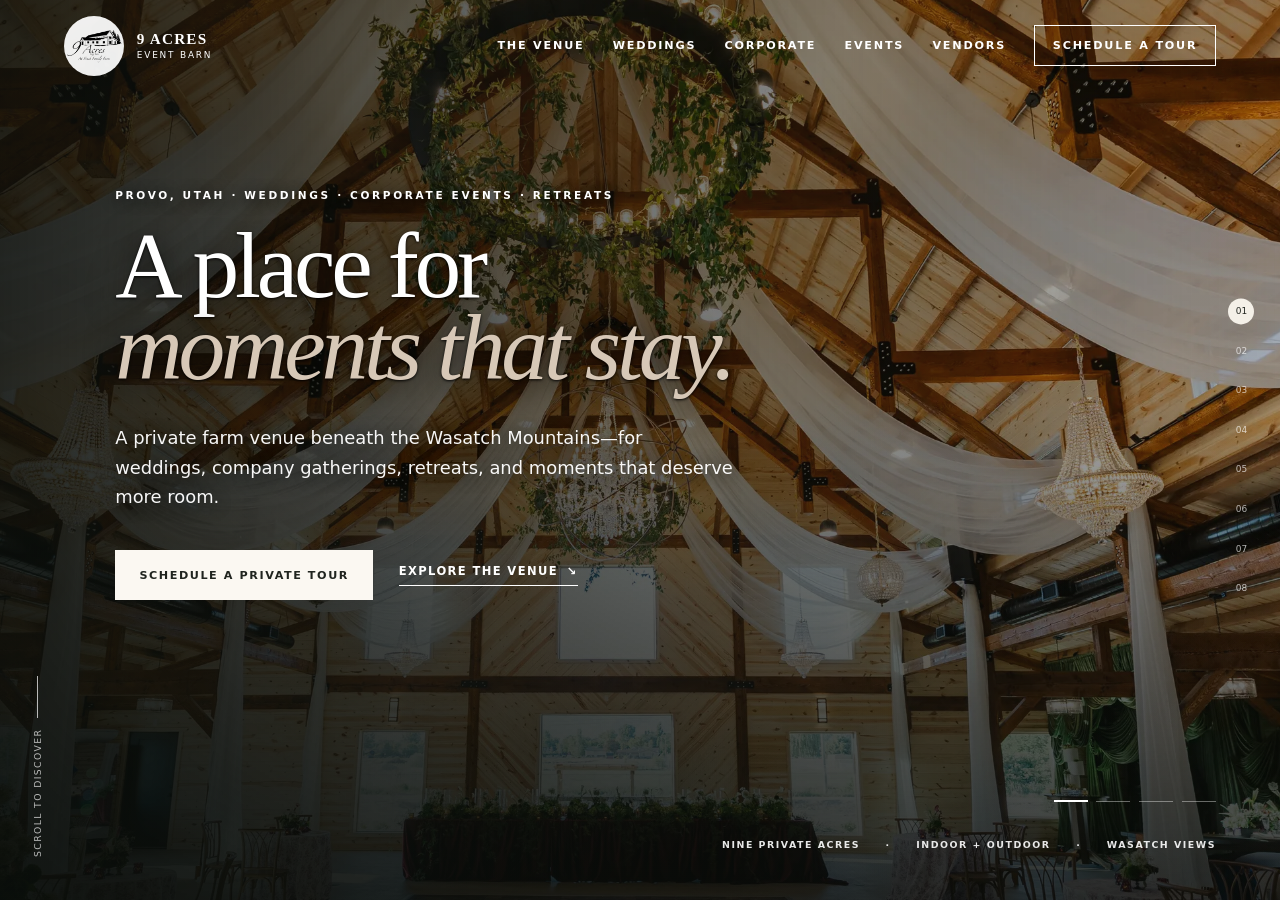
<file: index.html>
<!doctype html>
<html lang="en">
  <head>
    <meta charset="utf-8" />
    <meta name="viewport" content="width=device-width, initial-scale=1" />
    <meta
      name="description"
      content="A minimalist website concept for 9 Acres Event Barn, a wedding and event venue on the historic Finch Family Farm in Provo, Utah."
    />
    <meta name="theme-color" content="#1f251f" />
    <title>9 Acres Event Barn | Provo, Utah</title>
    <link rel="stylesheet" href="styles.css" />
  </head>
  <body>
    <a class="skip-link" href="#main">Skip to content</a>

    <header class="site-header is-on-dark" id="siteHeader">
      <a class="brand" href="index.html#welcome" aria-label="9 Acres Event Barn home">
        <span class="brand-mark"><img src="assets/logo.png" alt="" /></span>
        <span class="brand-name">9 Acres <small>Event Barn</small></span>
      </a>

      <button
        class="menu-button"
        id="menuButton"
        type="button"
        aria-expanded="false"
        aria-controls="mainNav"
      >
        <span class="sr-only">Open navigation</span>
        <span></span><span></span>
      </button>

      <nav class="main-nav" id="mainNav" aria-label="Main navigation">
        <a href="#venue">The Venue</a>
        <a href="weddings.html">Weddings</a>
        <a href="corporate.html">Corporate</a>
        <a href="events.html">Events</a>
        <a href="vendors.html">Vendors</a>
        <a class="nav-cta" href="contact.html"
          >Schedule a tour</a
        >
      </nav>
    </header>

    <aside class="section-rail" aria-label="Page sections">
      <a href="#welcome" class="is-active" aria-label="Welcome"
        ><span>01</span></a
      >
      <a href="#venue" aria-label="The venue"><span>02</span></a>
      <a href="#spaces" aria-label="Spaces"><span>03</span></a>
      <a href="#experience" aria-label="Experience"><span>04</span></a>
      <a href="#corporate" aria-label="Corporate events"><span>05</span></a>
      <a href="#story" aria-label="Our story"><span>06</span></a>
      <a href="#events" aria-label="Plan an event"><span>07</span></a>
      <a href="#visit" aria-label="Schedule a visit"><span>08</span></a>
    </aside>

    <main class="snap-shell" id="main">
      <section
        class="panel hero dark-panel"
        id="welcome"
        data-tone="dark"
        aria-labelledby="hero-title"
      >
        <div
          class="hero-slideshow"
          id="heroSlideshow"
          role="img"
          aria-label="9 Acres Event Barn, its mountain setting, and celebrations on Finch Family Farm"
        >
          <img
            class="hero-slide hero-slide-one is-active"
            src="assets/barn-interior.webp"
            alt=""
          />
          <img
            class="hero-slide hero-slide-two"
            src="assets/barn-front-hero-upscaled.webp"
            alt=""
          />
          <img
            class="hero-slide hero-slide-three"
            src="assets/outdoor-ceremony-hero-upscaled.webp"
            alt=""
          />
          <img
            class="hero-slide hero-slide-four"
            src="assets/carriage-ceremony-hero-upscaled.webp"
            alt=""
          />
        </div>
        <div class="image-shade"></div>

        <div class="hero-copy reveal">
          <p class="eyebrow">Provo, Utah · Weddings · Corporate events · Retreats</p>
          <h1 id="hero-title">A place for<br /><em>moments that stay.</em></h1>
          <p class="hero-lede">
            A private farm venue beneath the Wasatch Mountains—for weddings,
            company gatherings, retreats, and moments that deserve more room.
          </p>
          <div class="button-row">
            <a
              class="button button-light"
              href="contact.html"
              >Schedule a private tour</a
            >
            <a class="text-link light-link" href="#venue"
              >Explore the venue <span aria-hidden="true">↘</span></a
            >
          </div>
        </div>

        <div class="hero-notes" aria-label="Venue highlights">
          <span>Nine private acres</span>
          <span>Indoor + outdoor</span>
          <span>Wasatch views</span>
        </div>

        <div class="hero-pagination" aria-label="Choose hero image">
          <button class="is-active" type="button" data-slide="0" aria-label="Show the reception barn" aria-current="true"><span></span></button>
          <button type="button" data-slide="1" aria-label="Show the barn exterior"><span></span></button>
          <button type="button" data-slide="2" aria-label="Show an outdoor ceremony"><span></span></button>
          <button type="button" data-slide="3" aria-label="Show the horse and carriage"><span></span></button>
        </div>

        <a class="scroll-cue" href="#venue">
          <span>Scroll to discover</span><i aria-hidden="true"></i>
        </a>
      </section>

      <section
        class="panel venue-panel light-panel"
        id="venue"
        data-tone="light"
        aria-labelledby="venue-title"
      >
        <div class="venue-photo reveal">
          <img
            src="assets/barn-front.webp"
            alt="Front entrance and landscaped grounds of 9 Acres Event Barn"
          />
          <p class="photo-caption">Finch Family Farm · Provo, Utah</p>
        </div>

        <div class="venue-copy reveal">
          <p class="eyebrow">The setting</p>
          <h2 id="venue-title">
            A little country,<br /><em>minutes from Provo.</em>
          </h2>
          <p class="lead">
            Escape the city without asking your guests to travel far. 9 Acres
            pairs a warm post-and-beam barn with gardens, open sky, and
            uninterrupted mountain views.
          </p>

          <dl class="stat-row">
            <div>
              <dt>175</dt>
              <dd>Seated indoors</dd>
            </div>
            <div>
              <dt>300</dt>
              <dd>Open-house reception</dd>
            </div>
            <div>
              <dt>10–10</dt>
              <dd>Full-day venue access</dd>
            </div>
          </dl>

          <a class="text-link" href="weddings.html"
            >See wedding details <span aria-hidden="true">↗</span></a
          >
        </div>
      </section>

      <section
        class="panel spaces-panel"
        id="spaces"
        data-tone="light"
        aria-labelledby="spaces-title"
      >
        <div class="spaces-heading reveal">
          <div>
            <p class="eyebrow">Make it your own</p>
            <h2 id="spaces-title">
              Inside, outside,<br /><em>or a little of both.</em>
            </h2>
          </div>
          <p>
            Move naturally from ceremony to cocktails, dinner, and dancing.
            Every space was designed to feel connected while giving each part of
            the day its own atmosphere.
          </p>
        </div>

        <div class="space-gallery reveal" aria-label="Venue spaces">
          <figure class="space-card space-card-large">
            <img
              src="assets/outdoor-ceremony.webp"
              alt="Outdoor wedding chairs set in front of the barn"
            />
            <figcaption>
              <span>01</span><strong>The grounds</strong
              ><small>Open sky · Mountain views</small>
            </figcaption>
          </figure>
          <figure class="space-card">
            <img
              src="assets/arch-kiss.webp"
              alt="A bride and groom kissing beneath a floral ceremony arch"
            />
            <figcaption>
              <span>02</span><strong>Ceremony sites</strong
              ><small>Gardens · Arch · Bridge</small>
            </figcaption>
          </figure>
          <figure class="space-card">
            <img
              src="assets/barn-interior.webp"
              alt="The reception hall beneath warm timber beams"
            />
            <figcaption>
              <span>03</span><strong>The barn</strong
              ><small>Dinner · Dancing · Gathering</small>
            </figcaption>
          </figure>
        </div>
      </section>

      <section
        class="panel experience-panel dark-panel"
        id="experience"
        data-tone="dark"
        aria-labelledby="experience-title"
      >
        <div class="experience-images reveal">
          <figure class="portrait-frame">
            <img
              src="assets/horse-couple.webp"
              alt="A newly married couple standing beside a gray horse on the farm"
            />
          </figure>
          <figure class="landscape-frame">
            <img
              src="assets/carriage-ceremony.webp"
              alt="A horse-drawn white carriage passing an outdoor ceremony with mountains behind it"
            />
          </figure>
        </div>

        <div class="experience-copy reveal">
          <p class="eyebrow">Only at 9 Acres</p>
          <h2 id="experience-title">Arrive<br /><em>differently.</em></h2>
          <p>
            Make an entrance your guests will remember. Add a horse-and-carriage
            arrival, pony cart, family rides, or a quiet portrait session with
            the animals of Finch Family Farm.
          </p>
          <ul class="feature-list">
            <li>Horse-and-carriage presentation</li>
            <li>Pony cart and family rides</li>
            <li>Farm-animal photo experiences</li>
          </ul>
          <a
            class="text-link light-link"
            href="weddings.html#experiences"
            >Explore the experience <span aria-hidden="true">↗</span></a
          >
        </div>
      </section>

      <section
        class="panel corporate-feature-panel dark-panel"
        id="corporate"
        data-tone="dark"
        aria-labelledby="corporate-feature-title"
      >
        <img
          class="panel-image"
          src="assets/barn-front.webp"
          alt="9 Acres Event Barn and its landscaped grounds beneath the mountains"
        />
        <div class="image-shade corporate-feature-shade"></div>
        <div class="corporate-feature-copy reveal">
          <p class="eyebrow">Corporate events · Team retreats · Company celebrations</p>
          <h2 id="corporate-feature-title">Take work<br /><em>outside.</em></h2>
          <p>
            Trade fluorescent lights for mountain views, breakout rooms for
            garden paths, and stale coffee for fireside conversation. Bring
            teams together across nine private acres—just minutes from downtown
            Provo and I-15.
          </p>
          <div class="corporate-benefits" aria-label="Corporate event highlights">
            <span>Flexible meeting + dining layouts</span>
            <span>Wi-Fi, TVs, sound + wireless mics</span>
            <span>Indoor + outdoor team experiences</span>
          </div>
          <div class="button-row">
            <a class="button button-light" href="corporate.html">Explore corporate events</a>
            <a class="text-link light-link" href="contact.html">Plan an offsite <span aria-hidden="true">→</span></a>
          </div>
        </div>
        <p class="corporate-side-note">Fresh air · Bold ideas · Better connection</p>
      </section>

      <section
        class="panel story-panel"
        id="story"
        data-tone="dark"
        aria-labelledby="story-title"
      >
        <img
          class="panel-image"
          src="assets/golden-hour.webp"
          alt="9 Acres Event Barn glowing in late-afternoon sunlight"
        />
        <div class="image-shade story-shade"></div>
        <div class="story-copy reveal">
          <p class="eyebrow">A family place since the 1950s</p>
          <h2 id="story-title">
            From dairy farm,<br />to pumpkin fields,<br /><em
              >to celebrations.</em
            >
          </h2>
          <p>
            For more than 75 years, the Finch family has cared for this land.
            Today, the farm’s next chapter is built around bringing people
            together.
          </p>
          <a
            class="text-link light-link"
            href="#story"
            >Read the farm story <span aria-hidden="true">↗</span></a
          >
        </div>
        <p class="story-mark" aria-hidden="true">75<span>years</span></p>
      </section>

      <section
        class="panel events-panel light-panel"
        id="events"
        data-tone="light"
        aria-labelledby="events-title"
      >
        <div class="events-heading reveal">
          <div>
            <p class="eyebrow">One farm · many reasons to gather</p>
            <h2 id="events-title">Plan the day<br /><em>your way.</em></h2>
          </div>
          <p>
            Weddings are only the beginning. The barn and grounds also welcome
            corporate events, retreats, quinceañeras, showers, reunions,
            parties, styled shoots, and group getaways.
          </p>
        </div>

        <div class="event-link-grid reveal" aria-label="Event information">
          <a href="weddings.html">
            <span>01</span><strong>Weddings</strong><small>Spaces, inclusions &amp; experiences ↗</small>
          </a>
          <a href="events.html">
            <span>02</span><strong>Celebrations</strong><small>Parties, showers &amp; quinceañeras ↗</small>
          </a>
          <a href="events.html#retreats">
            <span>03</span><strong>Retreats</strong><small>Creative, family &amp; group gatherings ↗</small>
          </a>
          <a href="corporate.html">
            <span>04</span><strong>Corporate</strong><small>Meetings, dinners &amp; team building ↗</small>
          </a>
        </div>

        <div class="planning-grid reveal">
          <article>
            <p class="mini-label">Inside the barn</p>
            <h3>Ready for the whole day</h3>
            <p>
              Host support, farmhouse and round tables, chairs, bistro tables,
              custom bar, preparation kitchen, four restrooms, bridal suite,
              groom’s lounge, fireplace, loft, grand staircase, dance floor,
              Wi-Fi, climate control, sound, televisions, and wireless mics.
            </p>
          </article>
          <article>
            <p class="mini-label">Across the grounds</p>
            <h3>Room to spread out</h3>
            <p>
              Four ceremony and activity settings—the bridge, gazebo, arbor,
              and timber pavilion—plus paved private parking, mountain views,
              patio seating, a gas fire pit, playground, yard games, exterior
              lighting, and portrait locations.
            </p>
          </article>
          <article>
            <p class="mini-label">Good to know</p>
            <h3>Simple planning facts</h3>
            <p>
              Up to 175 seated or 300 open-house guests. Venue access is
              generally 10 AM–10 PM. Dates may be held seven days with a $500
              refundable deposit; booking begins with $2,500 down. Tours are by
              appointment and the team typically responds within 24–48 hours.
            </p>
          </article>
        </div>

        <div class="resource-row reveal" aria-label="Planning resources">
          <span>Planning resources</span>
          <a href="contact.html#wedding-inquiry">Wedding pricing →</a>
          <a href="contact.html#event-inquiry">Other-event pricing →</a>
          <a href="weddings.html#planning">Policies &amp; FAQs →</a>
          <a href="vendors.html">Preferred vendors →</a>
        </div>
      </section>

      <section
        class="panel visit-panel light-panel"
        id="visit"
        data-tone="light"
        aria-labelledby="visit-title"
      >
        <div class="visit-image reveal">
          <img
            src="assets/garden-ceremony.webp"
            alt="Outdoor garden ceremony seating with Mount Timpanogos in the distance"
          />
        </div>

        <div class="visit-copy reveal">
          <p class="eyebrow">Come see it in person</p>
          <h2 id="visit-title">
            Your day deserves<br /><em>the right place.</em>
          </h2>
          <p>
            Tours are available by appointment so you can explore the barn, walk
            the ceremony sites, and imagine the day at your own pace.
          </p>
          <div class="button-row">
            <a
              class="button button-dark"
              href="contact.html"
              >Schedule a private tour</a
            >
            <a
              class="text-link"
              href="contact.html#wedding-inquiry"
              >View wedding pricing <span aria-hidden="true">↗</span></a
            >
          </div>

          <address class="contact-block">
            <a href="tel:+13854127624">(385) 412-7624</a>
            <a href="mailto:team@9acreseventbarn.com"
              >team@9acreseventbarn.com</a
            >
            <a
              href="https://www.google.com/maps/search/?api=1&amp;query=2531+W+280+S+Provo+UT+84601"
              >2531 W 280 S · Provo, UT 84601</a
            >
          </address>

          <footer class="site-footer">
            <div class="footer-note">
              <span>© 9 Acres Event Barn</span>
              <span>At Finch Family Farm</span>
            </div>
            <nav class="footer-links" aria-label="Website directory">
              <a href="weddings.html">Weddings</a>
              <a href="contact.html#wedding-inquiry">Pricing</a>
              <a href="events.html">Other events</a>
              <a href="events.html#retreats">Retreats</a>
              <a href="corporate.html">Corporate</a>
              <a href="vendors.html">Vendors</a>
              <a href="#story">About</a>
              <a href="weddings.html#planning">FAQs</a>
              <a href="contact.html">Contact</a>
              <a href="https://www.facebook.com/profile.php?id=61556126255534">Facebook</a>
              <a href="https://www.instagram.com/9acreseventbarn/">Instagram</a>
            </nav>
          </footer>
        </div>
      </section>
    </main>

    <script src="script.js"></script>
  </body>
</html>
</file>
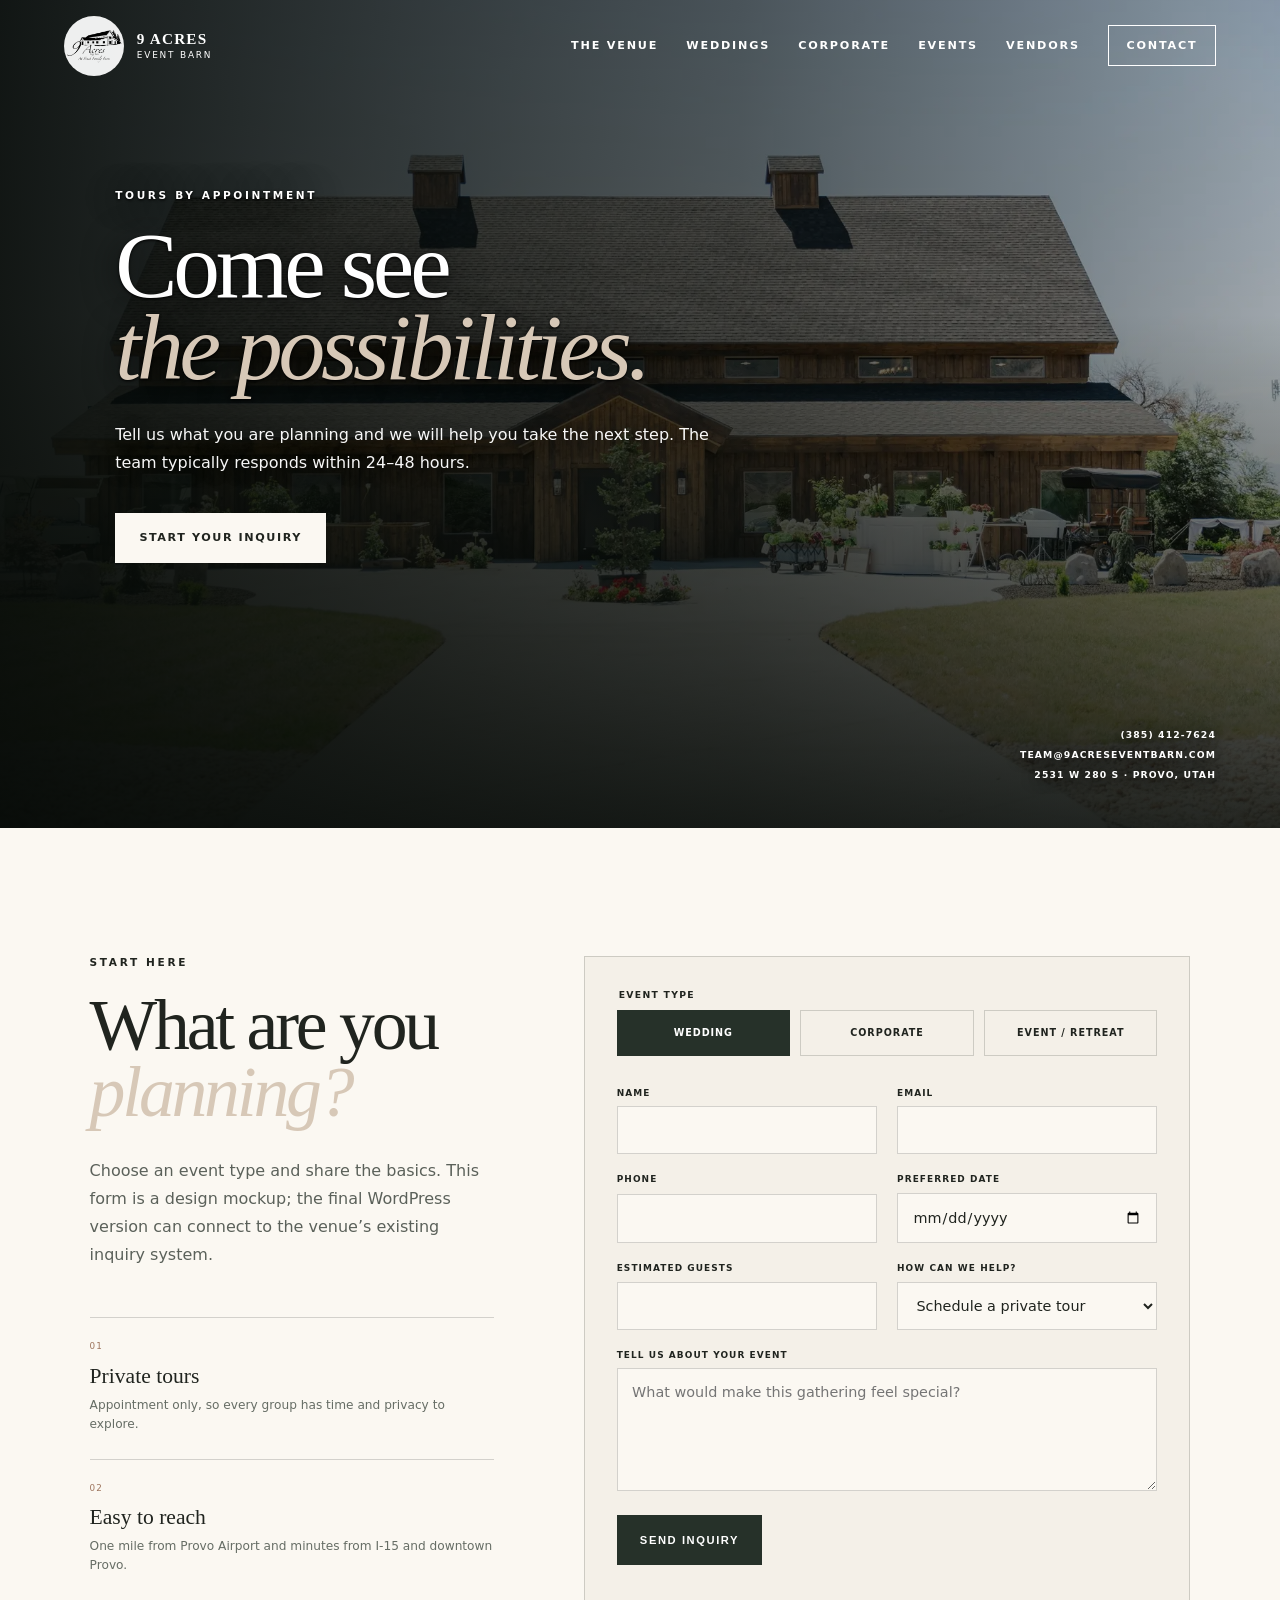
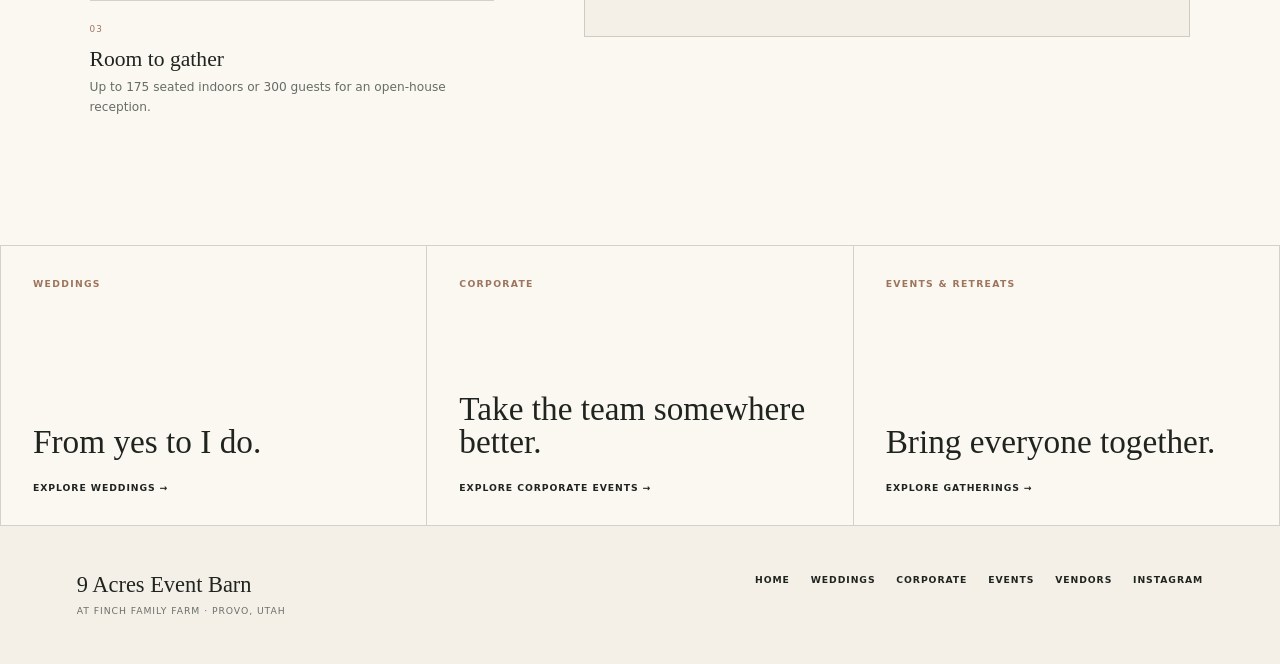
<file: contact.html>
<!doctype html>
<html lang="en">
  <head>
    <meta charset="utf-8" />
    <meta name="viewport" content="width=device-width, initial-scale=1" />
    <meta name="description" content="Schedule a private tour or ask about weddings, corporate events, retreats, and celebrations at 9 Acres Event Barn in Provo, Utah." />
    <meta name="theme-color" content="#263129" />
    <title>Contact & Tours | 9 Acres Event Barn</title>
    <link rel="stylesheet" href="styles.css" />
    <link rel="stylesheet" href="contact.css" />
  </head>
  <body class="contact-page">
    <a class="skip-link" href="#contact-main">Skip to inquiry form</a>
    <header class="site-header is-on-dark" id="siteHeader">
      <a class="brand" href="index.html#welcome" aria-label="9 Acres Event Barn home"><span class="brand-mark"><img src="assets/logo.png" alt="" /></span><span class="brand-name">9 Acres <small>Event Barn</small></span></a>
      <button class="menu-button" id="menuButton" type="button" aria-expanded="false" aria-controls="mainNav"><span class="sr-only">Open navigation</span><span></span><span></span></button>
      <nav class="main-nav" id="mainNav" aria-label="Main navigation"><a href="index.html#venue">The Venue</a><a href="weddings.html">Weddings</a><a href="corporate.html">Corporate</a><a href="events.html">Events</a><a href="vendors.html">Vendors</a><a class="nav-cta" href="#contact-main" aria-current="page">Contact</a></nav>
    </header>

    <main id="contact-main">
      <section class="contact-hero dark-panel" aria-labelledby="contact-title">
        <img class="panel-image" src="assets/barn-front.webp" alt="9 Acres Event Barn beneath the Wasatch Mountains" /><div class="image-shade contact-hero-shade"></div>
        <div class="contact-hero-copy"><p class="eyebrow">Tours by appointment</p><h1 id="contact-title">Come see<br /><em>the possibilities.</em></h1><p>Tell us what you are planning and we will help you take the next step. The team typically responds within 24–48 hours.</p><a class="button button-light" href="#inquiry">Start your inquiry</a></div>
        <div class="contact-hero-details"><a href="tel:+13854127624">(385) 412-7624</a><a href="mailto:team@9acreseventbarn.com">team@9acreseventbarn.com</a><a href="https://www.google.com/maps/search/?api=1&amp;query=2531+W+280+S+Provo+UT+84601">2531 W 280 S · Provo, Utah</a></div>
      </section>

      <section class="inquiry-section" id="inquiry" aria-labelledby="inquiry-title">
        <div class="inquiry-intro"><p class="eyebrow">Start here</p><h2 id="inquiry-title">What are you<br /><em>planning?</em></h2><p>Choose an event type and share the basics. This form is a design mockup; the final WordPress version can connect to the venue’s existing inquiry system.</p>
          <div class="contact-facts"><article><span>01</span><h3>Private tours</h3><p>Appointment only, so every group has time and privacy to explore.</p></article><article><span>02</span><h3>Easy to reach</h3><p>One mile from Provo Airport and minutes from I-15 and downtown Provo.</p></article><article><span>03</span><h3>Room to gather</h3><p>Up to 175 seated indoors or 300 guests for an open-house reception.</p></article></div>
        </div>

        <form class="inquiry-form" id="inquiryForm">
          <fieldset class="event-choice"><legend>Event type</legend>
            <label id="wedding-inquiry"><input type="radio" name="event_type" value="Wedding" checked /><span>Wedding</span></label>
            <label id="corporate-inquiry"><input type="radio" name="event_type" value="Corporate event" /><span>Corporate</span></label>
            <label id="event-inquiry"><input type="radio" name="event_type" value="Celebration or retreat" /><span>Event / retreat</span></label>
          </fieldset>
          <div class="form-grid">
            <label><span>Name</span><input type="text" name="name" autocomplete="name" required /></label>
            <label><span>Email</span><input type="email" name="email" autocomplete="email" required /></label>
            <label><span>Phone</span><input type="tel" name="phone" autocomplete="tel" /></label>
            <label><span>Preferred date</span><input type="date" name="date" /></label>
            <label><span>Estimated guests</span><input type="number" name="guests" min="1" max="300" inputmode="numeric" /></label>
            <label><span>How can we help?</span><select name="interest"><option>Schedule a private tour</option><option>Request pricing</option><option>Check a date</option><option>Ask a question</option></select></label>
            <label class="form-message"><span>Tell us about your event</span><textarea name="message" rows="5" placeholder="What would make this gathering feel special?"></textarea></label>
          </div>
          <button class="button button-dark" type="submit">Send inquiry</button>
          <p class="form-status" id="formStatus" role="status" aria-live="polite"></p>
        </form>
      </section>

      <section class="contact-paths" aria-label="Explore event options">
        <a href="weddings.html"><span>Weddings</span><strong>From yes to I do.</strong><small>Explore weddings →</small></a>
        <a href="corporate.html"><span>Corporate</span><strong>Take the team somewhere better.</strong><small>Explore corporate events →</small></a>
        <a href="events.html"><span>Events &amp; retreats</span><strong>Bring everyone together.</strong><small>Explore gatherings →</small></a>
      </section>
    </main>

    <footer class="contact-footer"><div><strong>9 Acres Event Barn</strong><span>At Finch Family Farm · Provo, Utah</span></div><nav aria-label="Footer navigation"><a href="index.html">Home</a><a href="weddings.html">Weddings</a><a href="corporate.html">Corporate</a><a href="events.html">Events</a><a href="vendors.html">Vendors</a><a href="https://www.instagram.com/9acreseventbarn/">Instagram</a></nav></footer>
    <script src="contact.js"></script>
  </body>
</html>
</file>
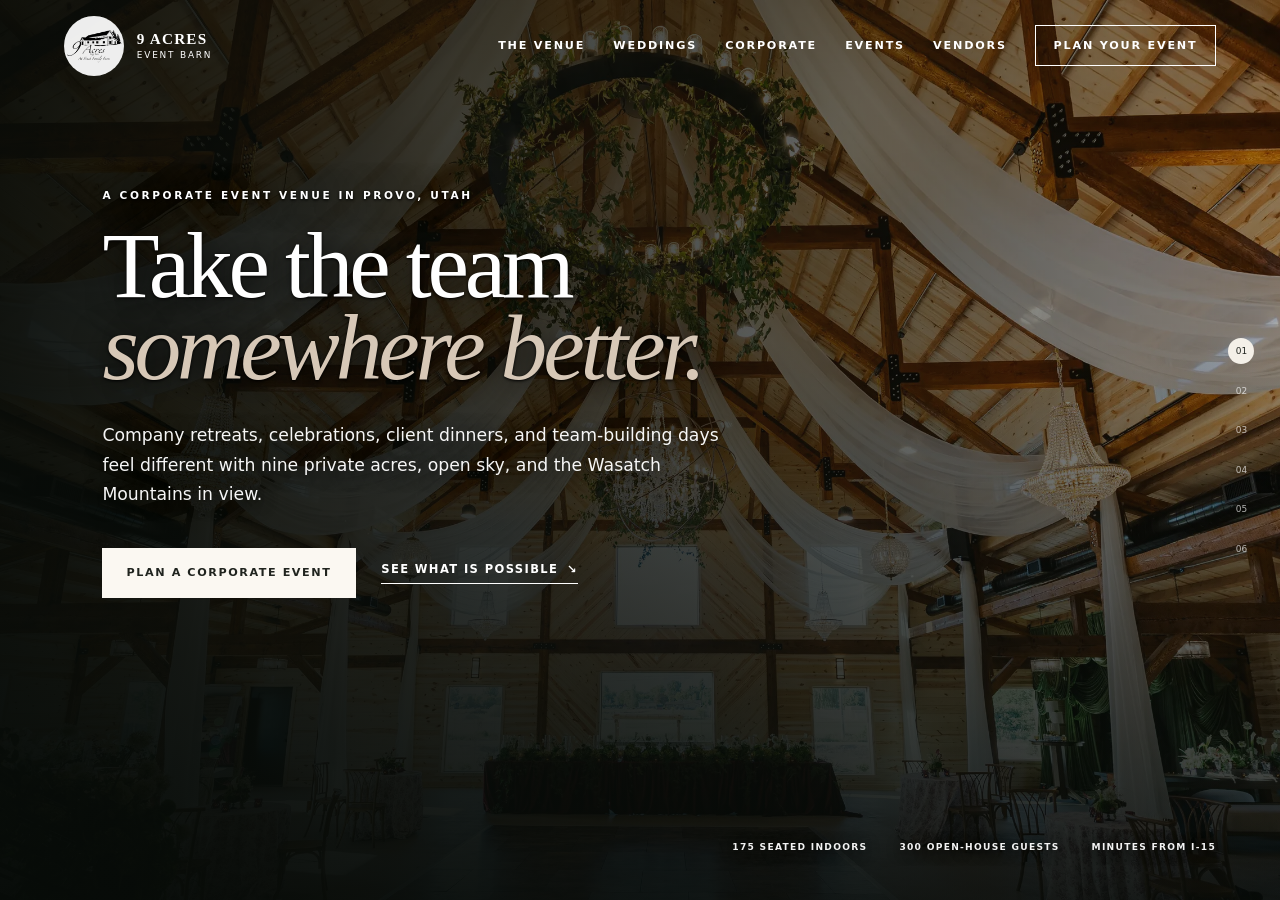
<file: corporate.html>
<!doctype html>
<html lang="en">
  <head>
    <meta charset="utf-8" />
    <meta name="viewport" content="width=device-width, initial-scale=1" />
    <meta
      name="description"
      content="Host a corporate event, company retreat, team-building day, client dinner, or celebration at 9 Acres Event Barn in Provo, Utah."
    />
    <meta name="theme-color" content="#263129" />
    <title>Corporate Events in Provo, Utah | 9 Acres Event Barn</title>
    <link rel="stylesheet" href="styles.css" />
    <link rel="stylesheet" href="corporate.css" />
  </head>
  <body class="corporate-page">
    <a class="skip-link" href="#main">Skip to content</a>

    <header class="site-header is-on-dark" id="siteHeader">
      <a class="brand" href="index.html#welcome" aria-label="9 Acres Event Barn home">
        <span class="brand-mark"><img src="assets/logo.png" alt="" /></span>
        <span class="brand-name">9 Acres <small>Event Barn</small></span>
      </a>

      <button
        class="menu-button"
        id="menuButton"
        type="button"
        aria-expanded="false"
        aria-controls="mainNav"
      >
        <span class="sr-only">Open navigation</span>
        <span></span><span></span>
      </button>

      <nav class="main-nav" id="mainNav" aria-label="Main navigation">
        <a href="index.html#venue">The Venue</a>
        <a href="weddings.html">Weddings</a>
        <a href="#corporate-welcome" aria-current="page">Corporate</a>
        <a href="events.html">Events</a>
        <a href="vendors.html">Vendors</a>
        <a class="nav-cta" href="contact.html#corporate-inquiry">Plan your event</a>
      </nav>
    </header>

    <aside class="section-rail" aria-label="Page sections">
      <a href="#corporate-welcome" class="is-active" aria-label="Corporate events"><span>01</span></a>
      <a href="#corporate-why" aria-label="A better setting"><span>02</span></a>
      <a href="#corporate-formats" aria-label="Event possibilities"><span>03</span></a>
      <a href="#corporate-amenities" aria-label="Included amenities"><span>04</span></a>
      <a href="#corporate-activities" aria-label="Team activities"><span>05</span></a>
      <a href="#corporate-contact" aria-label="Plan an event"><span>06</span></a>
    </aside>

    <main class="snap-shell" id="main">
      <section
        class="panel corporate-hero dark-panel"
        id="corporate-welcome"
        data-tone="dark"
        aria-labelledby="corporate-title"
      >
        <img
          class="panel-image corporate-hero-image"
          src="assets/barn-interior.webp"
          alt="The spacious timber-framed hall inside 9 Acres Event Barn"
        />
        <div class="image-shade corporate-hero-shade"></div>
        <div class="corporate-hero-copy reveal">
          <p class="eyebrow">A corporate event venue in Provo, Utah</p>
          <h1 id="corporate-title">Take the team<br /><em>somewhere better.</em></h1>
          <p>
            Company retreats, celebrations, client dinners, and team-building
            days feel different with nine private acres, open sky, and the
            Wasatch Mountains in view.
          </p>
          <div class="button-row">
            <a class="button button-light" href="contact.html#corporate-inquiry">Plan a corporate event</a>
            <a class="text-link light-link" href="#corporate-why">See what is possible <span aria-hidden="true">↘</span></a>
          </div>
        </div>
        <div class="corporate-hero-notes" aria-label="Corporate venue highlights">
          <span>175 seated indoors</span>
          <span>300 open-house guests</span>
          <span>Minutes from I-15</span>
        </div>
      </section>

      <section
        class="panel corporate-why light-panel"
        id="corporate-why"
        data-tone="light"
        aria-labelledby="corporate-why-title"
      >
        <div class="corporate-why-image reveal">
          <img src="assets/garden-ceremony.webp" alt="Open lawn and mountain views at 9 Acres Event Barn" />
          <p>Room to think · Space to reconnect</p>
        </div>
        <div class="corporate-why-copy reveal">
          <p class="eyebrow">Beyond the boardroom</p>
          <h2 id="corporate-why-title">Fresh air.<br /><em>Bold ideas.</em></h2>
          <p class="lead">
            Trade fluorescent lights for mountain views, breakout rooms for
            garden paths, and stale coffee for fireside conversation. The barn
            gives teams a polished indoor home base while the grounds create
            natural space to move, talk, and recharge.
          </p>
          <dl class="corporate-facts">
            <div><dt>9</dt><dd>Private acres</dd></div>
            <div><dt>2</dt><dd>Flexible room layouts</dd></div>
            <div><dt>4</dt><dd>Outdoor activity settings</dd></div>
          </dl>
          <a class="text-link" href="contact.html#corporate-inquiry">Ask about your date <span aria-hidden="true">→</span></a>
        </div>
      </section>

      <section
        class="panel corporate-formats-panel light-panel"
        id="corporate-formats"
        data-tone="light"
        aria-labelledby="formats-title"
      >
        <div class="formats-heading reveal">
          <div>
            <p class="eyebrow">Built around your goals</p>
            <h2 id="formats-title">More than<br /><em>a meeting.</em></h2>
          </div>
          <p>
            Use one connected venue for presentations, breakouts, food,
            conversation, recognition, and a shared experience your team will
            actually remember.
          </p>
        </div>
        <div class="format-grid reveal">
          <article><span>01</span><h3>Team offsites</h3><p>Strategy sessions, leadership days, annual planning, and creative retreats with room to reset.</p></article>
          <article><span>02</span><h3>Company celebrations</h3><p>Holiday parties, milestone dinners, award nights, employee appreciation, and end-of-year gatherings.</p></article>
          <article><span>03</span><h3>Client experiences</h3><p>Networking events, hosted dinners, launch events, open houses, and memorable customer gatherings.</p></article>
          <article><span>04</span><h3>Team building</h3><p>Fireside conversation, yard games, equestrian activities, shared meals, and nearby outdoor adventures.</p></article>
        </div>
      </section>

      <section
        class="panel corporate-amenities-panel dark-panel"
        id="corporate-amenities"
        data-tone="dark"
        aria-labelledby="amenities-title"
      >
        <div class="amenities-heading reveal">
          <p class="eyebrow">Included with the venue</p>
          <h2 id="amenities-title">Everything you need.<br /><em>Nothing ordinary.</em></h2>
        </div>
        <div class="amenity-columns reveal">
          <article>
            <p class="amenity-number">01</p><h3>Meet &amp; present</h3>
            <ul><li>Wi-Fi throughout the venue</li><li>Two televisions</li><li>Two wireless microphones</li><li>Indoor/outdoor Bluetooth sound</li><li>Host or hostess support</li></ul>
          </article>
          <article>
            <p class="amenity-number">02</p><h3>Dine &amp; gather</h3>
            <ul><li>10 farmhouse tables</li><li>15 round tables + 6 bistro tables</li><li>Table and chair setup</li><li>Two layouts + room flip</li><li>Custom bar + preparation kitchen</li></ul>
          </article>
          <article>
            <p class="amenity-number">03</p><h3>Step outside</h3>
            <ul><li>Private paved parking</li><li>Four garden activity areas</li><li>Large patio with seating</li><li>Gas fire pit + yard games</li><li>Mountain views + exterior lighting</li></ul>
          </article>
        </div>
        <p class="amenity-footnote reveal">Also included: heating and air conditioning, four restrooms, fireplace gathering area, loft, grand staircase, lounge spaces, and a large open floor area.</p>
      </section>

      <section
        class="panel corporate-activities-panel dark-panel"
        id="corporate-activities"
        data-tone="dark"
        aria-labelledby="activities-title"
      >
        <img class="panel-image" src="assets/horse-couple.webp" alt="Guests enjoying an equestrian experience on Finch Family Farm" />
        <div class="image-shade activities-shade"></div>
        <div class="activities-copy reveal">
          <p class="eyebrow">Turn an agenda into an experience</p>
          <h2 id="activities-title">Go farther<br /><em>together.</em></h2>
          <p>
            Add pony rides, horse-and-carriage rides, pony-cart rides, or farm
            animal portraits on site. Build a larger Utah retreat around nearby
            fly fishing, golf, mountain biking, hiking, river rafting, a high
            ropes course, horseback riding, skiing, or snowmobiling.
          </p>
          <div class="activity-tags" aria-label="Nearby team-building activities">
            <span>Fly fishing</span><span>Golf</span><span>Mountain biking</span><span>Hiking</span><span>River rafting</span><span>High ropes</span><span>Horseback riding</span><span>Skiing</span>
          </div>
          <a class="text-link light-link" href="contact.html#corporate-inquiry">Build your team day <span aria-hidden="true">→</span></a>
        </div>
      </section>

      <section
        class="panel corporate-contact-panel light-panel"
        id="corporate-contact"
        data-tone="light"
        aria-labelledby="corporate-contact-title"
      >
        <div class="corporate-contact-image reveal">
          <img src="assets/barn-front.webp" alt="The entrance to 9 Acres Event Barn in Provo" />
        </div>
        <div class="corporate-contact-copy reveal">
          <p class="eyebrow">Escape the office</p>
          <h2 id="corporate-contact-title">Bring the team<br /><em>to 9 Acres.</em></h2>
          <p>
            Tell the venue team what you are planning, your preferred date, and
            approximate group size. Tours are by appointment and inquiries are
            typically answered within 24–48 hours.
          </p>
          <div class="button-row">
            <a class="button button-dark" href="contact.html#corporate-inquiry">Plan a corporate event</a>
            <a class="text-link" href="contact.html#event-inquiry">Other-event pricing <span aria-hidden="true">→</span></a>
          </div>
          <address class="contact-block">
            <a href="tel:+13854127624">(385) 412-7624</a>
            <a href="mailto:team@9acreseventbarn.com">team@9acreseventbarn.com</a>
            <a href="https://www.google.com/maps/search/?api=1&amp;query=2531+W+280+S+Provo+UT+84601">2531 W 280 S · Provo, UT 84601</a>
          </address>
          <footer class="corporate-mini-footer">
            <a href="index.html">Home</a><a href="weddings.html">Weddings</a><a href="events.html">Events</a><a href="vendors.html">Vendors</a><a href="contact.html">Contact</a><a href="https://www.instagram.com/9acreseventbarn/">Instagram</a>
          </footer>
        </div>
      </section>
    </main>

    <script src="script.js"></script>
  </body>
</html>
</file>
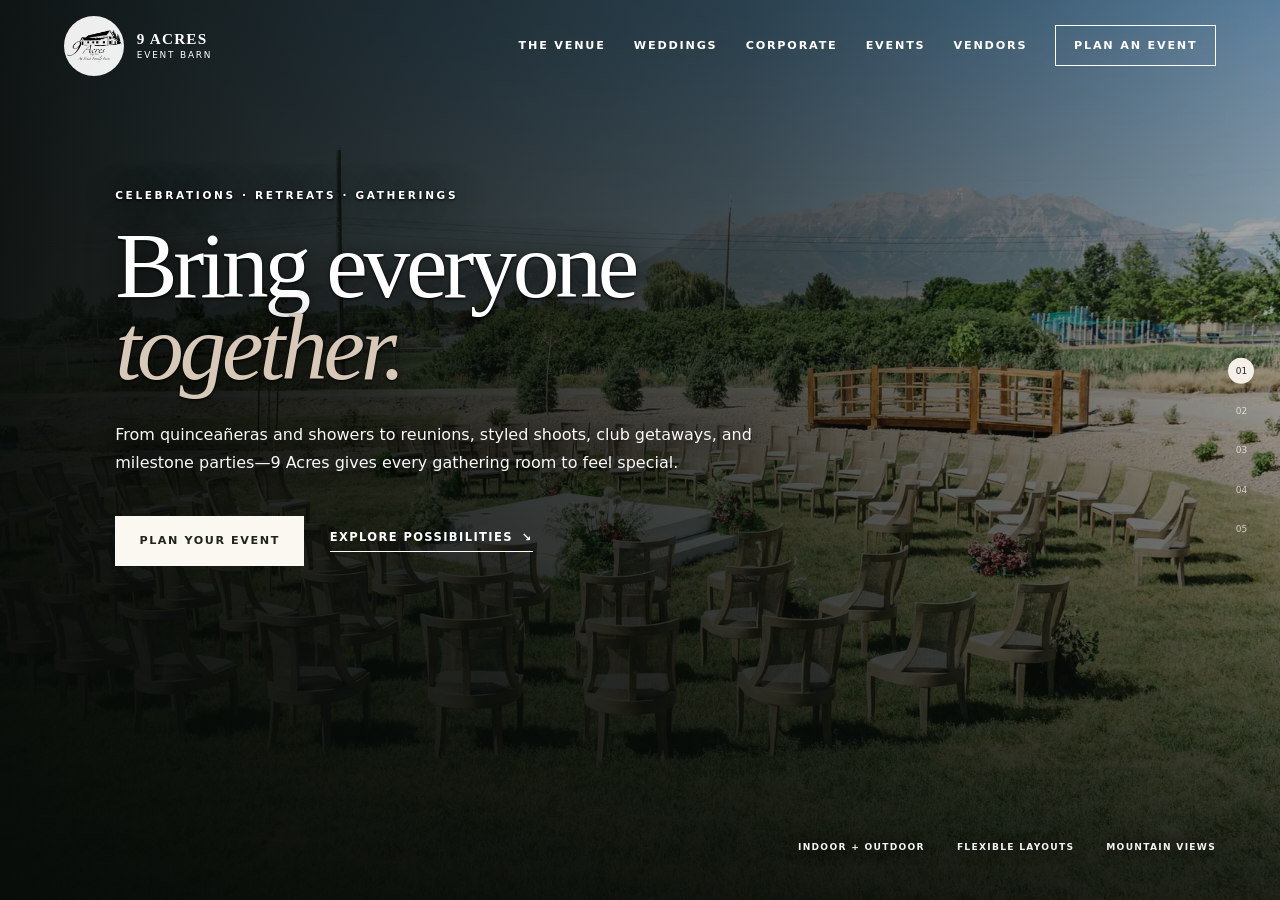
<file: events.html>
<!doctype html>
<html lang="en">
  <head>
    <meta charset="utf-8" />
    <meta name="viewport" content="width=device-width, initial-scale=1" />
    <meta name="description" content="Retreats, quinceañeras, showers, reunions, parties, styled shoots, and special events at 9 Acres Event Barn in Provo, Utah." />
    <meta name="theme-color" content="#263129" />
    <title>Events & Retreats in Provo | 9 Acres Event Barn</title>
    <link rel="stylesheet" href="styles.css" />
    <link rel="stylesheet" href="events.css" />
  </head>
  <body class="events-page">
    <a class="skip-link" href="#main">Skip to content</a>
    <header class="site-header is-on-dark" id="siteHeader">
      <a class="brand" href="index.html#welcome" aria-label="9 Acres Event Barn home"><span class="brand-mark"><img src="assets/logo.png" alt="" /></span><span class="brand-name">9 Acres <small>Event Barn</small></span></a>
      <button class="menu-button" id="menuButton" type="button" aria-expanded="false" aria-controls="mainNav"><span class="sr-only">Open navigation</span><span></span><span></span></button>
      <nav class="main-nav" id="mainNav" aria-label="Main navigation">
        <a href="index.html#venue">The Venue</a><a href="weddings.html">Weddings</a><a href="corporate.html">Corporate</a><a href="#events-welcome" aria-current="page">Events</a><a href="vendors.html">Vendors</a><a class="nav-cta" href="contact.html#event-inquiry">Plan an event</a>
      </nav>
    </header>
    <aside class="section-rail" aria-label="Page sections">
      <a href="#events-welcome" class="is-active" aria-label="Events"><span>01</span></a><a href="#event-types" aria-label="Event types"><span>02</span></a><a href="#retreats" aria-label="Retreats"><span>03</span></a><a href="#event-included" aria-label="What is included"><span>04</span></a><a href="#events-contact" aria-label="Plan an event"><span>05</span></a>
    </aside>
    <main class="snap-shell" id="main">
      <section class="panel events-hero dark-panel" id="events-welcome" data-tone="dark" aria-labelledby="events-page-title">
        <img class="panel-image" src="assets/garden-ceremony.webp" alt="The garden and mountain setting at 9 Acres Event Barn" />
        <div class="image-shade events-hero-shade"></div>
        <div class="events-hero-copy reveal"><p class="eyebrow">Celebrations · Retreats · Gatherings</p><h1 id="events-page-title">Bring everyone<br /><em>together.</em></h1><p>From quinceañeras and showers to reunions, styled shoots, club getaways, and milestone parties—9 Acres gives every gathering room to feel special.</p><div class="button-row"><a class="button button-light" href="contact.html#event-inquiry">Plan your event</a><a class="text-link light-link" href="#event-types">Explore possibilities <span aria-hidden="true">↘</span></a></div></div>
        <div class="events-hero-notes"><span>Indoor + outdoor</span><span>Flexible layouts</span><span>Mountain views</span></div>
      </section>

      <section class="panel event-types-panel light-panel" id="event-types" data-tone="light" aria-labelledby="event-types-title">
        <div class="event-types-heading reveal"><div><p class="eyebrow">Make the space your own</p><h2 id="event-types-title">Every reason<br /><em>to gather.</em></h2></div><p>The barn can move from a seated meal to an open celebration, while the patio, gardens, fire pit, and activity spaces keep the day connected to the outdoors.</p></div>
        <div class="event-type-grid reveal">
          <article><span>01</span><h3>Quinceañeras</h3><p>A grand staircase, open dance floor, flexible dining layouts, and memorable outdoor portraits.</p></article>
          <article><span>02</span><h3>Parties &amp; showers</h3><p>Birthdays, anniversaries, baby showers, bridal showers, and milestone celebrations.</p></article>
          <article><span>03</span><h3>Family gatherings</h3><p>Reunions, baptisms, pony parties, and outside-only morning gatherings around the pavilion and grounds.</p></article>
          <article><span>04</span><h3>Creative gatherings</h3><p>Styled shoots, workshops, club meetups, local business events, and community groups.</p></article>
        </div>
      </section>

      <section class="panel retreats-panel dark-panel" id="retreats" data-tone="dark" aria-labelledby="retreats-title">
        <img class="panel-image" src="assets/golden-hour.webp" alt="9 Acres Event Barn glowing in warm evening light" /><div class="image-shade retreats-shade"></div>
        <div class="retreats-copy reveal"><p class="eyebrow">Escape · Reflect · Renew</p><h2 id="retreats-title">A retreat that<br /><em>feels like one.</em></h2><p>Step away from the usual setting. Host a creative retreat, local business gathering, large family celebration, or group getaway with the barn as home base and the farm just outside.</p><div class="retreat-points"><span>Presentations + group sessions</span><span>Meals + fireside conversation</span><span>Gardens + outdoor activities</span><span>Optional farm experiences</span></div><a class="text-link light-link" href="contact.html#event-inquiry">Plan a retreat <span aria-hidden="true">→</span></a></div>
      </section>

      <section class="panel event-included-panel light-panel" id="event-included" data-tone="light" aria-labelledby="event-included-title">
        <div class="event-included-heading reveal"><p class="eyebrow">A flexible place to host</p><h2 id="event-included-title">Set up for<br /><em>your kind of day.</em></h2></div>
        <div class="event-included-grid reveal">
          <article><h3>Inside</h3><p>Farmhouse, round, and bistro tables; chairs and setup; two room layouts; custom bar; preparation kitchen; lounge spaces; four restrooms; fireplace; loft; grand staircase; dance area; climate control; sound, Wi-Fi, televisions, and microphones.</p></article>
          <article><h3>Outside</h3><p>Private paved parking, mountain views, garden activity areas, patio seating, yard games, exterior lighting, and beautiful locations for photos.</p></article>
          <article><h3>Add something memorable</h3><p>Pony rides, horse-and-carriage rides, pony-cart rides, greenery décor, coordination support, a day-of coordinator, or a portrait session with the farm animals.</p></article>
        </div>
        <div class="event-capacity reveal"><span><strong>175</strong> seated inside</span><span><strong>200</strong> outdoor ceremony</span><span><strong>300</strong> open-house reception</span></div>
      </section>

      <section class="panel events-contact-panel light-panel" id="events-contact" data-tone="light" aria-labelledby="events-contact-title">
        <div class="events-contact-image reveal"><img src="assets/barn-front.webp" alt="The entrance and grounds of 9 Acres Event Barn" /></div>
        <div class="events-contact-copy reveal"><p class="eyebrow">Tell us what you are planning</p><h2 id="events-contact-title">Your gathering.<br /><em>Your nine acres.</em></h2><p>Share your preferred date, group size, and event idea. The team can help you choose the right layout, spaces, and add-ons.</p><div class="button-row"><a class="button button-dark" href="contact.html#event-inquiry">Request information</a><a class="text-link" href="corporate.html">Corporate events <span aria-hidden="true">→</span></a></div><address class="contact-block"><a href="tel:+13854127624">(385) 412-7624</a><a href="mailto:team@9acreseventbarn.com">team@9acreseventbarn.com</a><a href="https://www.google.com/maps/search/?api=1&amp;query=2531+W+280+S+Provo+UT+84601">2531 W 280 S · Provo, UT 84601</a></address><footer class="events-mini-footer"><a href="index.html">Home</a><a href="weddings.html">Weddings</a><a href="corporate.html">Corporate</a><a href="vendors.html">Vendors</a><a href="contact.html">Contact</a></footer></div>
      </section>
    </main>
    <script src="script.js"></script>
  </body>
</html>
</file>
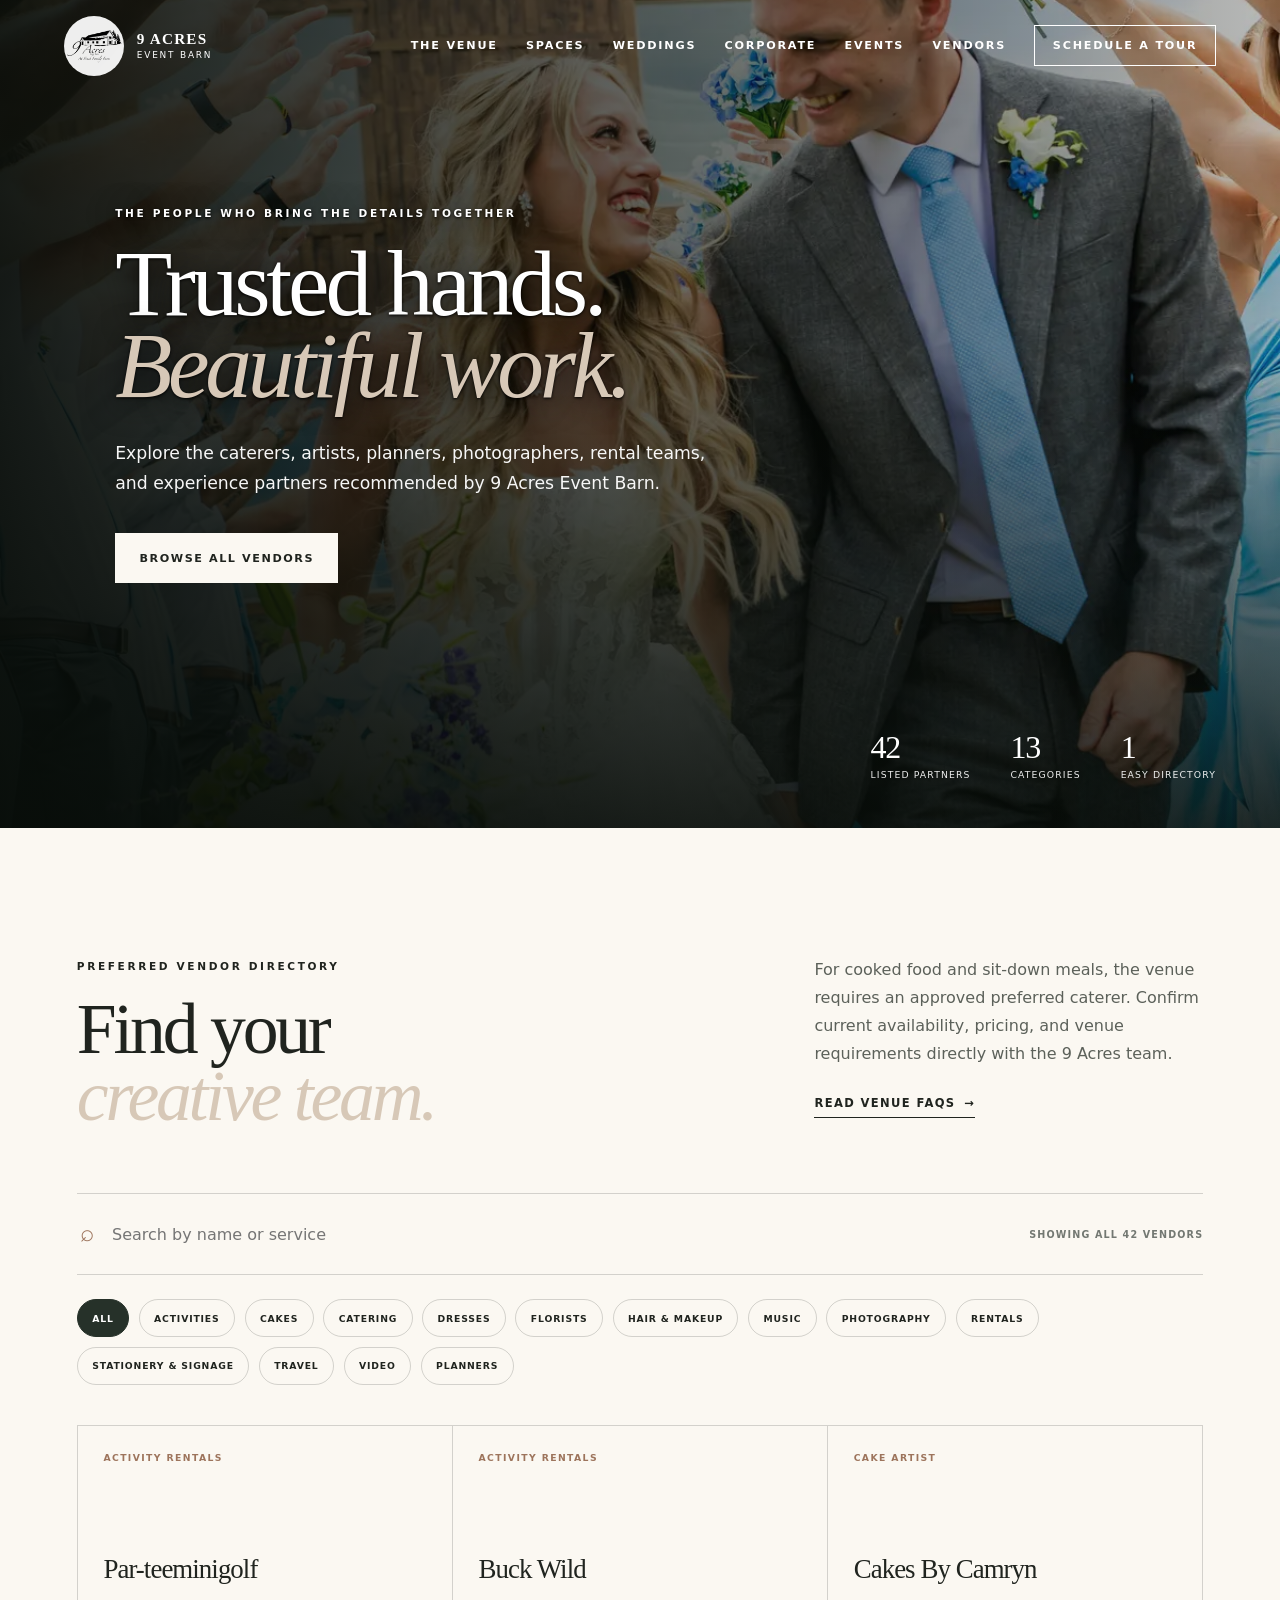
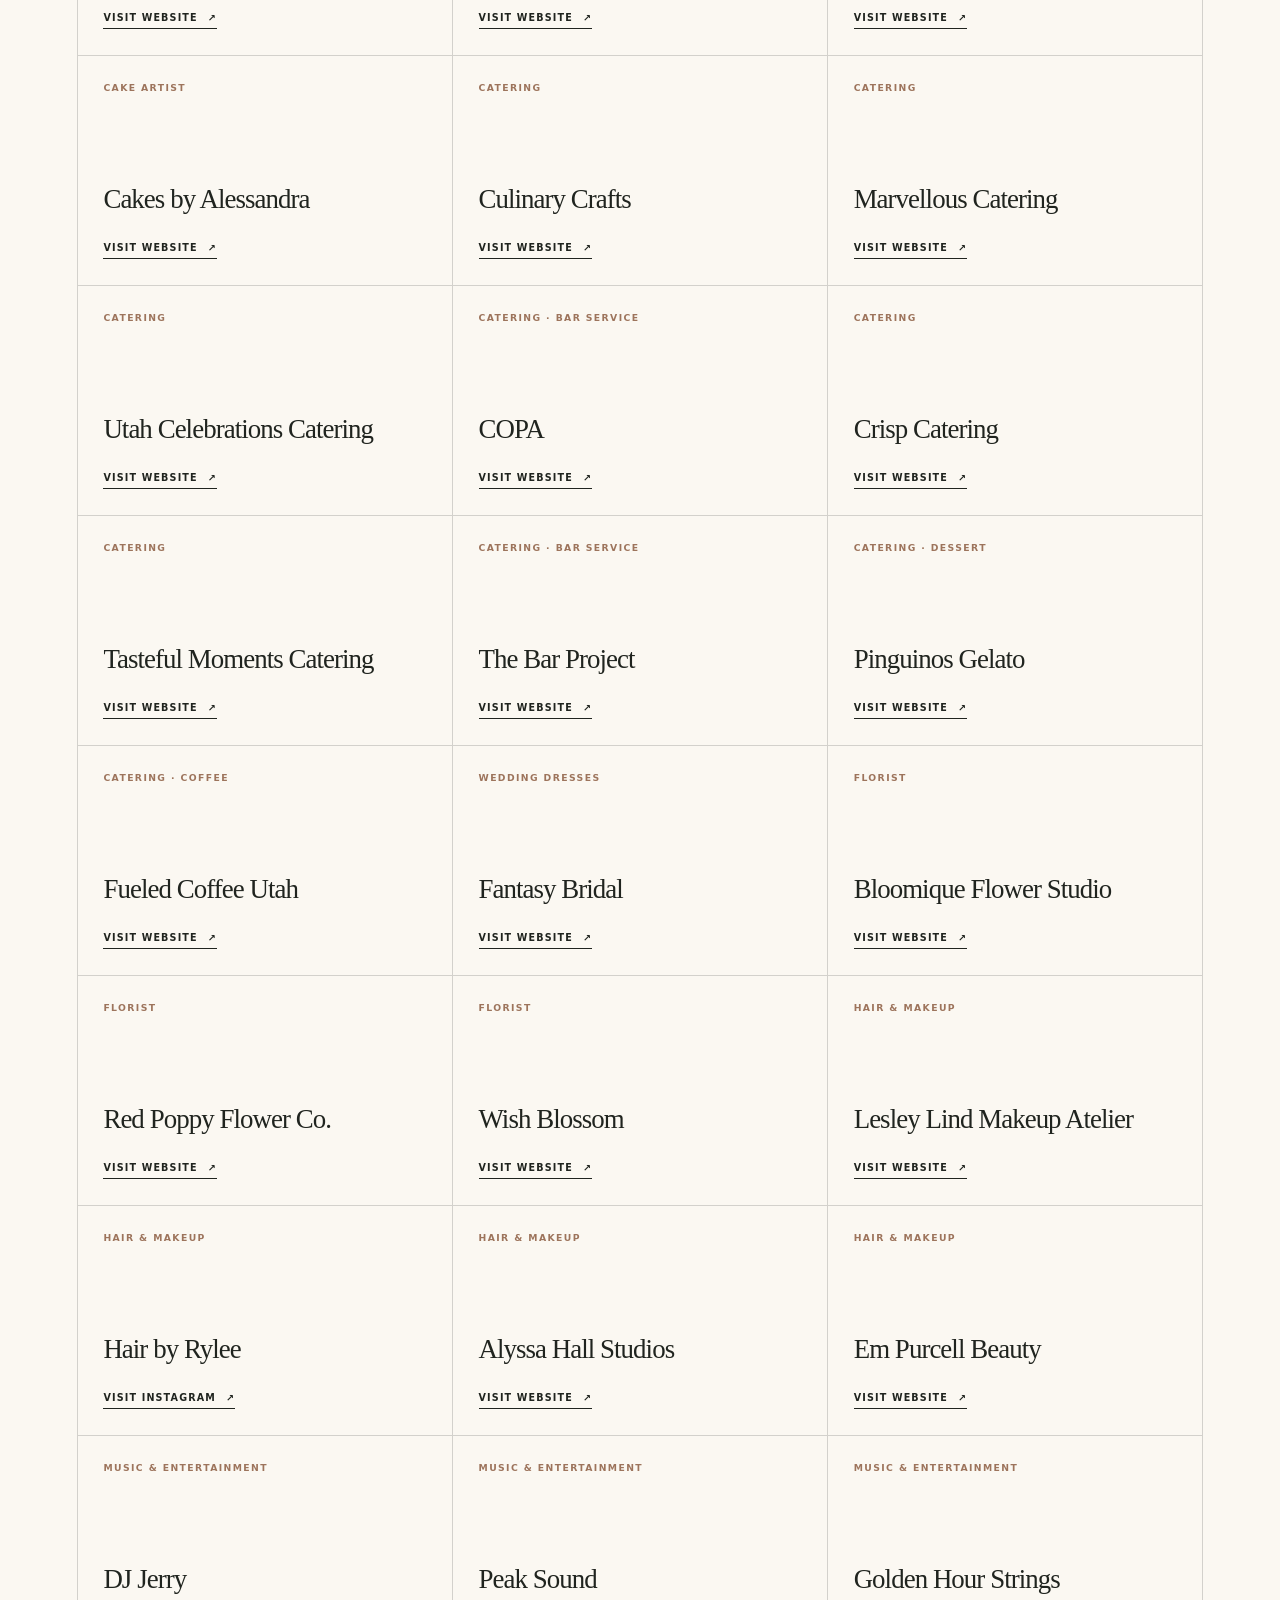
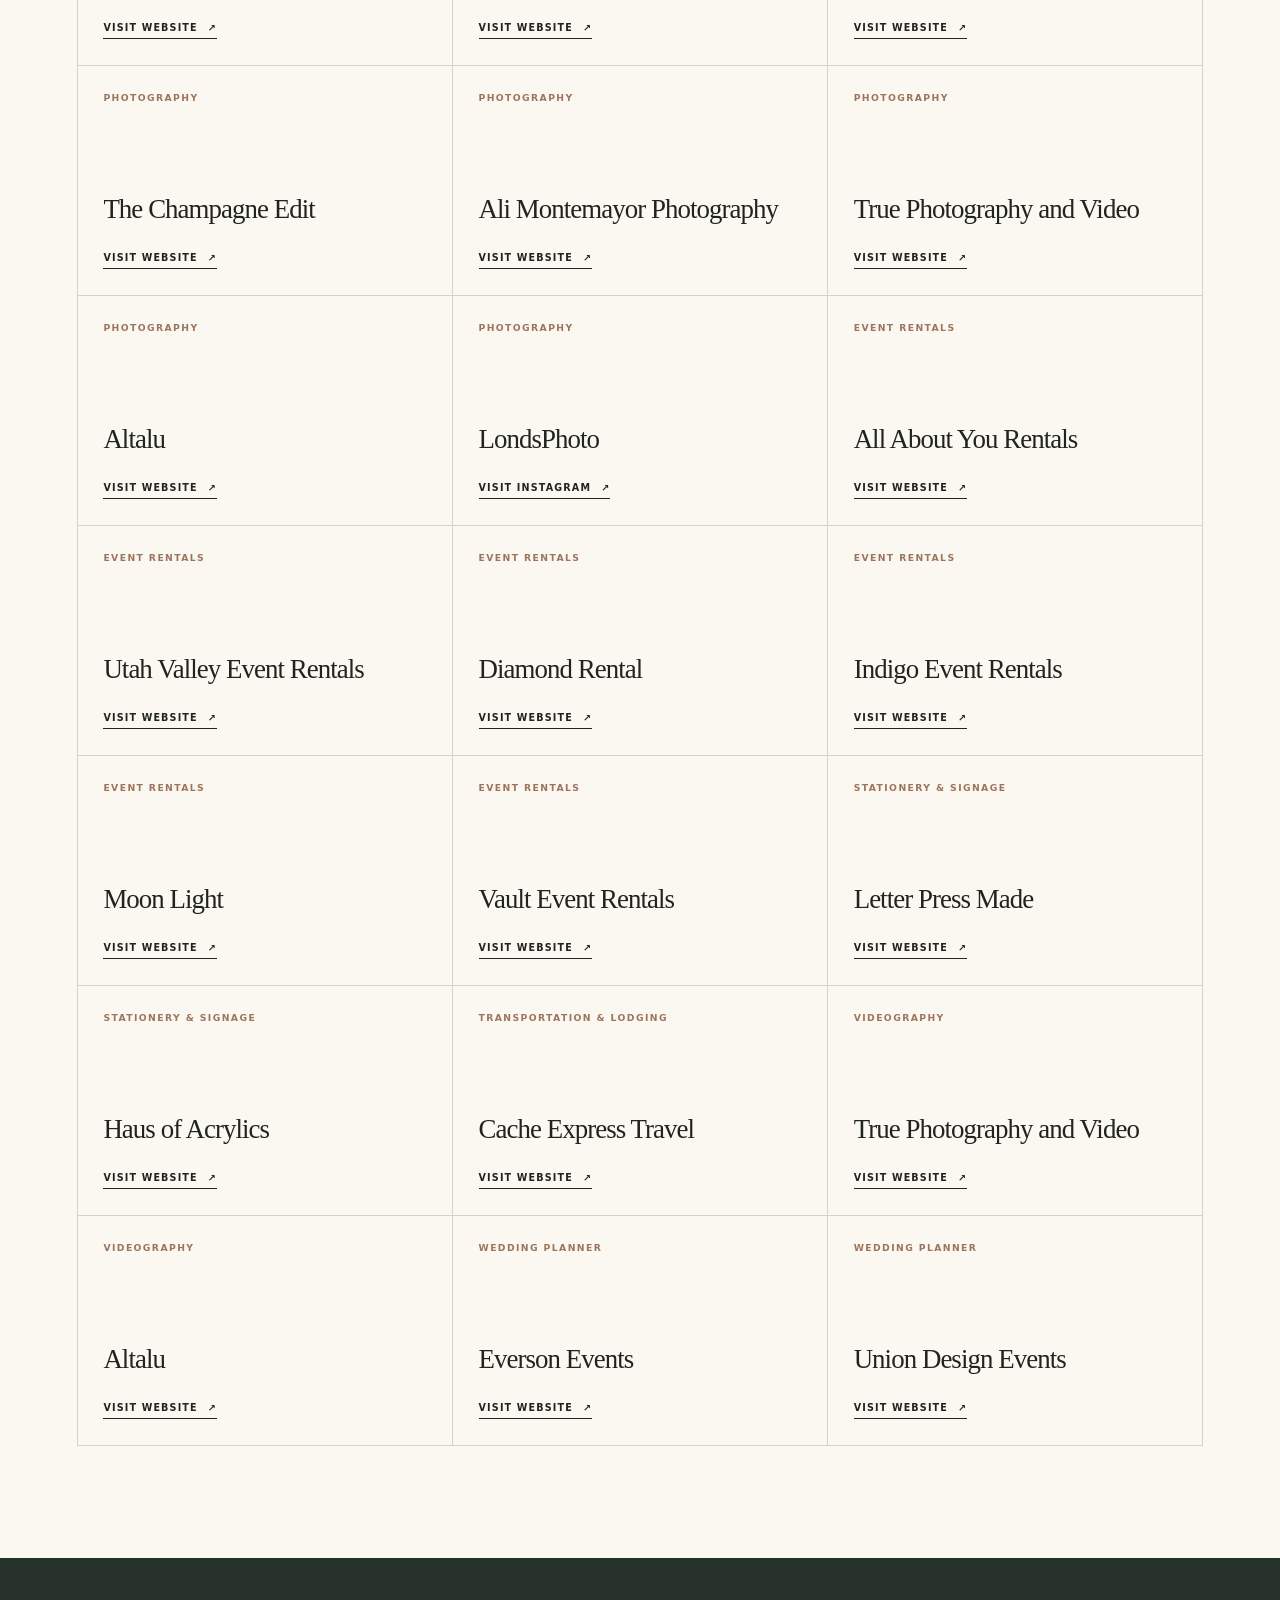
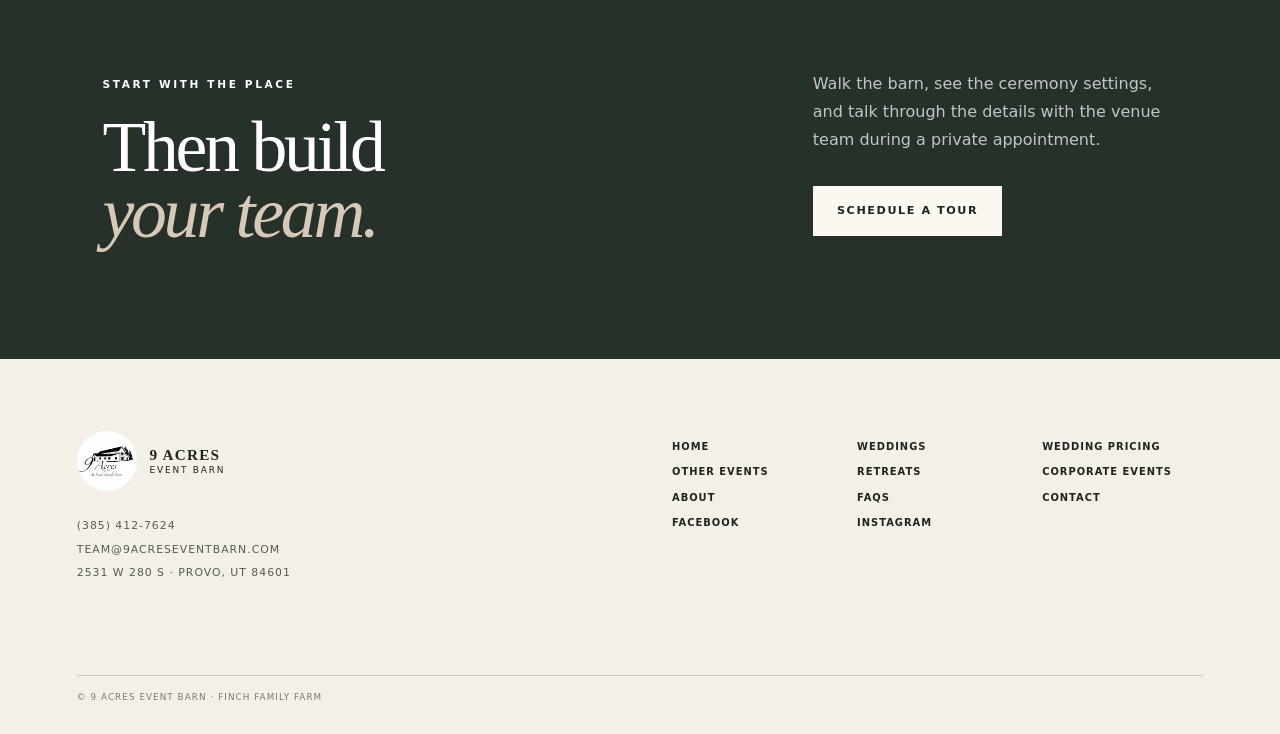
<file: vendors.html>
<!doctype html>
<html lang="en">
  <head>
    <meta charset="utf-8" />
    <meta name="viewport" content="width=device-width, initial-scale=1" />
    <meta
      name="description"
      content="Preferred wedding and event vendors for 9 Acres Event Barn in Provo, Utah."
    />
    <meta name="theme-color" content="#263129" />
    <title>Preferred Vendors | 9 Acres Event Barn</title>
    <link rel="stylesheet" href="styles.css" />
    <link rel="stylesheet" href="vendors.css" />
  </head>
  <body class="vendors-page">
    <a class="skip-link" href="#vendorDirectory">Skip to vendors</a>

    <header class="site-header is-on-dark" id="siteHeader">
      <a class="brand" href="index.html#welcome" aria-label="9 Acres Event Barn home">
        <span class="brand-mark"><img src="assets/logo.png" alt="" /></span>
        <span class="brand-name">9 Acres <small>Event Barn</small></span>
      </a>

      <button
        class="menu-button"
        id="menuButton"
        type="button"
        aria-expanded="false"
        aria-controls="mainNav"
      >
        <span class="sr-only">Open navigation</span>
        <span></span><span></span>
      </button>

      <nav class="main-nav" id="mainNav" aria-label="Main navigation">
        <a href="index.html#venue">The Venue</a>
        <a href="index.html#spaces">Spaces</a>
        <a href="weddings.html">Weddings</a>
        <a href="corporate.html">Corporate</a>
        <a href="events.html">Events</a>
        <a href="#vendorDirectory" aria-current="page">Vendors</a>
        <a class="nav-cta" href="contact.html">Schedule a tour</a>
      </nav>
    </header>

    <main>
      <section class="vendors-hero dark-panel" aria-labelledby="vendors-title">
        <img
          class="panel-image"
          src="assets/couple.webp"
          alt="A newly married couple walking together at 9 Acres Event Barn"
        />
        <div class="image-shade vendors-shade"></div>
        <div class="vendors-hero-copy">
          <p class="eyebrow">The people who bring the details together</p>
          <h1 id="vendors-title">Trusted hands.<br /><em>Beautiful work.</em></h1>
          <p>
            Explore the caterers, artists, planners, photographers, rental
            teams, and experience partners recommended by 9 Acres Event Barn.
          </p>
          <a class="button button-light" href="#vendorDirectory">Browse all vendors</a>
        </div>
        <div class="vendor-stats" aria-label="Vendor directory summary">
          <span><strong>42</strong> listed partners</span>
          <span><strong>13</strong> categories</span>
          <span><strong>1</strong> easy directory</span>
        </div>
      </section>

      <section class="vendor-directory" id="vendorDirectory" aria-labelledby="directory-title">
        <div class="directory-intro">
          <div>
            <p class="eyebrow">Preferred vendor directory</p>
            <h2 id="directory-title">Find your<br /><em>creative team.</em></h2>
          </div>
          <div class="directory-note">
            <p>
              For cooked food and sit-down meals, the venue requires an
              approved preferred caterer. Confirm current availability,
              pricing, and venue requirements directly with the 9 Acres team.
            </p>
            <a class="text-link" href="weddings.html#planning">Read venue FAQs <span aria-hidden="true">→</span></a>
          </div>
        </div>

        <div class="vendor-tools" aria-label="Filter vendors">
          <label class="vendor-search">
            <span class="sr-only">Search vendors</span>
            <input id="vendorSearch" type="search" placeholder="Search by name or service" autocomplete="off" />
          </label>
          <p id="resultCount" aria-live="polite">Showing all 42 vendors</p>
        </div>

        <div class="filter-row" role="group" aria-label="Vendor categories">
          <button class="filter-chip is-active" type="button" data-filter="all" aria-pressed="true">All</button>
          <button class="filter-chip" type="button" data-filter="activities" aria-pressed="false">Activities</button>
          <button class="filter-chip" type="button" data-filter="cakes" aria-pressed="false">Cakes</button>
          <button class="filter-chip" type="button" data-filter="catering" aria-pressed="false">Catering</button>
          <button class="filter-chip" type="button" data-filter="dresses" aria-pressed="false">Dresses</button>
          <button class="filter-chip" type="button" data-filter="florists" aria-pressed="false">Florists</button>
          <button class="filter-chip" type="button" data-filter="beauty" aria-pressed="false">Hair &amp; Makeup</button>
          <button class="filter-chip" type="button" data-filter="music" aria-pressed="false">Music</button>
          <button class="filter-chip" type="button" data-filter="photographers" aria-pressed="false">Photography</button>
          <button class="filter-chip" type="button" data-filter="rentals" aria-pressed="false">Rentals</button>
          <button class="filter-chip" type="button" data-filter="stationery" aria-pressed="false">Stationery &amp; Signage</button>
          <button class="filter-chip" type="button" data-filter="travel" aria-pressed="false">Travel</button>
          <button class="filter-chip" type="button" data-filter="video" aria-pressed="false">Video</button>
          <button class="filter-chip" type="button" data-filter="planners" aria-pressed="false">Planners</button>
        </div>

        <div class="vendor-grid" id="vendorGrid">
          <article class="vendor-card" data-category="activities" data-search="par-teeminigolf activity rentals mini golf">
            <p>Activity rentals</p><h3>Par-teeminigolf</h3><a href="https://par-teeminigolf.com/" target="_blank" rel="noopener">Visit website <span>↗</span></a>
          </article>
          <article class="vendor-card" data-category="activities" data-search="buck wild activity rentals mechanical bull">
            <p>Activity rentals</p><h3>Buck Wild</h3><a href="https://buckwildbullriding.com/" target="_blank" rel="noopener">Visit website <span>↗</span></a>
          </article>

          <article class="vendor-card" data-category="cakes" data-search="cakes by camryn cake artist bakery">
            <p>Cake artist</p><h3>Cakes By Camryn</h3><a href="https://www.cakesbycamryn.com/" target="_blank" rel="noopener">Visit website <span>↗</span></a>
          </article>
          <article class="vendor-card" data-category="cakes" data-search="cakes by alessandra cake artist bakery">
            <p>Cake artist</p><h3>Cakes by Alessandra</h3><a href="https://cakeut.com/" target="_blank" rel="noopener">Visit website <span>↗</span></a>
          </article>

          <article class="vendor-card" data-category="catering" data-search="culinary crafts catering food">
            <p>Catering</p><h3>Culinary Crafts</h3><a href="https://culinarycrafts.com/?nab=0" target="_blank" rel="noopener">Visit website <span>↗</span></a>
          </article>
          <article class="vendor-card" data-category="catering" data-search="marvellous catering food">
            <p>Catering</p><h3>Marvellous Catering</h3><a href="https://www.marvellouscatering.com/" target="_blank" rel="noopener">Visit website <span>↗</span></a>
          </article>
          <article class="vendor-card" data-category="catering" data-search="utah celebrations catering food">
            <p>Catering</p><h3>Utah Celebrations Catering</h3><a href="https://utahcelebrationscatering.com/" target="_blank" rel="noopener">Visit website <span>↗</span></a>
          </article>
          <article class="vendor-card" data-category="catering" data-search="copa bar service beverage alcohol catering">
            <p>Catering · Bar service</p><h3>COPA</h3><a href="https://copabarservice.com/" target="_blank" rel="noopener">Visit website <span>↗</span></a>
          </article>
          <article class="vendor-card" data-category="catering" data-search="crisp catering food">
            <p>Catering</p><h3>Crisp Catering</h3><a href="https://catercrisp.com/" target="_blank" rel="noopener">Visit website <span>↗</span></a>
          </article>
          <article class="vendor-card" data-category="catering" data-search="tasteful moments catering food">
            <p>Catering</p><h3>Tasteful Moments Catering</h3><a href="https://tastefulmoments.com/" target="_blank" rel="noopener">Visit website <span>↗</span></a>
          </article>
          <article class="vendor-card" data-category="catering" data-search="the bar project slc beverage alcohol catering">
            <p>Catering · Bar service</p><h3>The Bar Project</h3><a href="https://thebarprojectslc.com/" target="_blank" rel="noopener">Visit website <span>↗</span></a>
          </article>
          <article class="vendor-card" data-category="catering" data-search="pinguinos gelato dessert catering">
            <p>Catering · Dessert</p><h3>Pinguinos Gelato</h3><a href="https://www.pinguinosgelato.com/" target="_blank" rel="noopener">Visit website <span>↗</span></a>
          </article>
          <article class="vendor-card" data-category="catering" data-search="fueled coffee utah beverage catering">
            <p>Catering · Coffee</p><h3>Fueled Coffee Utah</h3><a href="https://www.fueledcoffeeutah.com/" target="_blank" rel="noopener">Visit website <span>↗</span></a>
          </article>

          <article class="vendor-card" data-category="dresses" data-search="fantasy bridal dress gown">
            <p>Wedding dresses</p><h3>Fantasy Bridal</h3><a href="https://fantasy-bridal.com/" target="_blank" rel="noopener">Visit website <span>↗</span></a>
          </article>

          <article class="vendor-card" data-category="florists" data-search="bloomique flower studio florist flowers">
            <p>Florist</p><h3>Bloomique Flower Studio</h3><a href="https://bloomiquestudio.com/" target="_blank" rel="noopener">Visit website <span>↗</span></a>
          </article>
          <article class="vendor-card" data-category="florists" data-search="red poppy flower co florist flowers">
            <p>Florist</p><h3>Red Poppy Flower Co.</h3><a href="https://redpoppyflowerco.com/" target="_blank" rel="noopener">Visit website <span>↗</span></a>
          </article>
          <article class="vendor-card" data-category="florists" data-search="wish blossom florist flowers">
            <p>Florist</p><h3>Wish Blossom</h3><a href="https://wishblossomflowers.com/" target="_blank" rel="noopener">Visit website <span>↗</span></a>
          </article>

          <article class="vendor-card" data-category="beauty" data-search="lesley lind makeup atelier hair makeup beauty">
            <p>Hair &amp; makeup</p><h3>Lesley Lind Makeup Atelier</h3><a href="https://www.lesleylind.com/" target="_blank" rel="noopener">Visit website <span>↗</span></a>
          </article>
          <article class="vendor-card" data-category="beauty" data-search="hair by rylee makeup beauty instagram">
            <p>Hair &amp; makeup</p><h3>Hair by Rylee</h3><a href="https://www.instagram.com/hairby.rylee" target="_blank" rel="noopener">Visit Instagram <span>↗</span></a>
          </article>
          <article class="vendor-card" data-category="beauty" data-search="alyssa hall studios hair makeup beauty">
            <p>Hair &amp; makeup</p><h3>Alyssa Hall Studios</h3><a href="https://alyssahallstudios.com/" target="_blank" rel="noopener">Visit website <span>↗</span></a>
          </article>
          <article class="vendor-card" data-category="beauty" data-search="em purcell beauty hair makeup">
            <p>Hair &amp; makeup</p><h3>Em Purcell Beauty</h3><a href="https://www.empurcellbeauty.com/" target="_blank" rel="noopener">Visit website <span>↗</span></a>
          </article>

          <article class="vendor-card" data-category="music" data-search="dj jerry music entertainment disc jockey">
            <p>Music &amp; entertainment</p><h3>DJ Jerry</h3><a href="https://djjerryutah.com" target="_blank" rel="noopener">Visit website <span>↗</span></a>
          </article>
          <article class="vendor-card" data-category="music" data-search="peak sound music entertainment dj">
            <p>Music &amp; entertainment</p><h3>Peak Sound</h3><a href="https://www.peaksoundut.com/" target="_blank" rel="noopener">Visit website <span>↗</span></a>
          </article>
          <article class="vendor-card" data-category="music" data-search="golden hour strings music entertainment live musicians">
            <p>Music &amp; entertainment</p><h3>Golden Hour Strings</h3><a href="https://goldenhourstringsmusic.com/" target="_blank" rel="noopener">Visit website <span>↗</span></a>
          </article>

          <article class="vendor-card" data-category="photographers" data-search="the champagne edit photographer photography">
            <p>Photography</p><h3>The Champagne Edit</h3><a href="https://champagneedit.com/" target="_blank" rel="noopener">Visit website <span>↗</span></a>
          </article>
          <article class="vendor-card" data-category="photographers" data-search="ali montemayor photography photographer">
            <p>Photography</p><h3>Ali Montemayor Photography</h3><a href="https://alimontemayorphotography.com/" target="_blank" rel="noopener">Visit website <span>↗</span></a>
          </article>
          <article class="vendor-card" data-category="photographers" data-search="true photography and video photographer">
            <p>Photography</p><h3>True Photography and Video</h3><a href="https://www.truephotography.com" target="_blank" rel="noopener">Visit website <span>↗</span></a>
          </article>
          <article class="vendor-card" data-category="photographers" data-search="altalu films photography photographer">
            <p>Photography</p><h3>Altalu</h3><a href="https://www.altalufilms.com/" target="_blank" rel="noopener">Visit website <span>↗</span></a>
          </article>
          <article class="vendor-card" data-category="photographers" data-search="londsphoto photographer photography instagram">
            <p>Photography</p><h3>LondsPhoto</h3><a href="https://www.instagram.com/londsphoto_/?hl=en" target="_blank" rel="noopener">Visit Instagram <span>↗</span></a>
          </article>

          <article class="vendor-card" data-category="rentals" data-search="all about you rentals event furniture decor">
            <p>Event rentals</p><h3>All About You Rentals</h3><a href="https://www.allaboutyourentals.com/" target="_blank" rel="noopener">Visit website <span>↗</span></a>
          </article>
          <article class="vendor-card" data-category="rentals" data-search="utah valley event rentals furniture decor">
            <p>Event rentals</p><h3>Utah Valley Event Rentals</h3><a href="https://www.utahvalleyeventrentals.com/" target="_blank" rel="noopener">Visit website <span>↗</span></a>
          </article>
          <article class="vendor-card" data-category="rentals" data-search="diamond rental event furniture decor">
            <p>Event rentals</p><h3>Diamond Rental</h3><a href="https://diamondevent.com/" target="_blank" rel="noopener">Visit website <span>↗</span></a>
          </article>
          <article class="vendor-card" data-category="rentals" data-search="indigo event rentals furniture decor">
            <p>Event rentals</p><h3>Indigo Event Rentals</h3><a href="https://www.indigoutah.com/" target="_blank" rel="noopener">Visit website <span>↗</span></a>
          </article>
          <article class="vendor-card" data-category="rentals" data-search="moon light rentals event furniture decor">
            <p>Event rentals</p><h3>Moon Light</h3><a href="https://www.moonlightutah.com/" target="_blank" rel="noopener">Visit website <span>↗</span></a>
          </article>
          <article class="vendor-card" data-category="rentals" data-search="vault event rentals furniture decor">
            <p>Event rentals</p><h3>Vault Event Rentals</h3><a href="https://vaulteventrentals.com/" target="_blank" rel="noopener">Visit website <span>↗</span></a>
          </article>

          <article class="vendor-card" data-category="stationery" data-search="letter press made stationery signage invitation printing">
            <p>Stationery &amp; signage</p><h3>Letter Press Made</h3><a href="https://www.letterpressmade.com/" target="_blank" rel="noopener">Visit website <span>↗</span></a>
          </article>
          <article class="vendor-card" data-category="stationery" data-search="haus of acrylics stationery signage acrylic">
            <p>Stationery &amp; signage</p><h3>Haus of Acrylics</h3><a href="https://www.hausofacrylics.com/" target="_blank" rel="noopener">Visit website <span>↗</span></a>
          </article>

          <article class="vendor-card" data-category="travel" data-search="cache express travel transportation accommodation shuttle">
            <p>Transportation &amp; lodging</p><h3>Cache Express Travel</h3><a href="https://cacheexpresstravel.com/" target="_blank" rel="noopener">Visit website <span>↗</span></a>
          </article>

          <article class="vendor-card" data-category="video" data-search="true photography and video videographer film">
            <p>Videography</p><h3>True Photography and Video</h3><a href="https://www.truephotography.com" target="_blank" rel="noopener">Visit website <span>↗</span></a>
          </article>
          <article class="vendor-card" data-category="video" data-search="altalu films videographer video film">
            <p>Videography</p><h3>Altalu</h3><a href="https://www.altalufilms.com/" target="_blank" rel="noopener">Visit website <span>↗</span></a>
          </article>

          <article class="vendor-card" data-category="planners" data-search="everson events wedding planner planning coordinator">
            <p>Wedding planner</p><h3>Everson Events</h3><a href="https://www.eversonevents.com/" target="_blank" rel="noopener">Visit website <span>↗</span></a>
          </article>
          <article class="vendor-card" data-category="planners" data-search="union design events wedding planner planning coordinator">
            <p>Wedding planner</p><h3>Union Design Events</h3><a href="https://www.uniondesignevents.com/" target="_blank" rel="noopener">Visit website <span>↗</span></a>
          </article>
        </div>

        <div class="no-results" id="noResults" hidden>
          <p>No vendors match that search.</p>
          <button type="button" id="clearFilters">Clear filters</button>
        </div>
      </section>

      <section class="vendor-cta dark-panel" aria-labelledby="vendor-cta-title">
        <div>
          <p class="eyebrow">Start with the place</p>
          <h2 id="vendor-cta-title">Then build<br /><em>your team.</em></h2>
        </div>
        <div>
          <p>
            Walk the barn, see the ceremony settings, and talk through the
            details with the venue team during a private appointment.
          </p>
          <a class="button button-light" href="contact.html">Schedule a tour</a>
        </div>
      </section>
    </main>

    <footer class="vendor-footer">
      <div>
        <a class="brand footer-brand" href="index.html#welcome">
          <span class="brand-mark"><img src="assets/logo.png" alt="" /></span>
          <span class="brand-name">9 Acres <small>Event Barn</small></span>
        </a>
        <address>
          <a href="tel:+13854127624">(385) 412-7624</a>
          <a href="mailto:team@9acreseventbarn.com">team@9acreseventbarn.com</a>
          <a href="https://www.google.com/maps/search/?api=1&amp;query=2531+W+280+S+Provo+UT+84601">2531 W 280 S · Provo, UT 84601</a>
        </address>
      </div>
      <nav class="footer-directory" aria-label="Website directory">
        <a href="index.html">Home</a>
        <a href="weddings.html">Weddings</a>
        <a href="contact.html#wedding-inquiry">Wedding pricing</a>
        <a href="events.html">Other events</a>
        <a href="events.html#retreats">Retreats</a>
        <a href="corporate.html">Corporate events</a>
        <a href="index.html#story">About</a>
        <a href="weddings.html#planning">FAQs</a>
        <a href="contact.html">Contact</a>
        <a href="https://www.facebook.com/profile.php?id=61556126255534">Facebook</a>
        <a href="https://www.instagram.com/9acreseventbarn/">Instagram</a>
      </nav>
      <p class="footer-copyright">© 9 Acres Event Barn · Finch Family Farm</p>
    </footer>

    <script src="vendors.js"></script>
  </body>
</html>
</file>
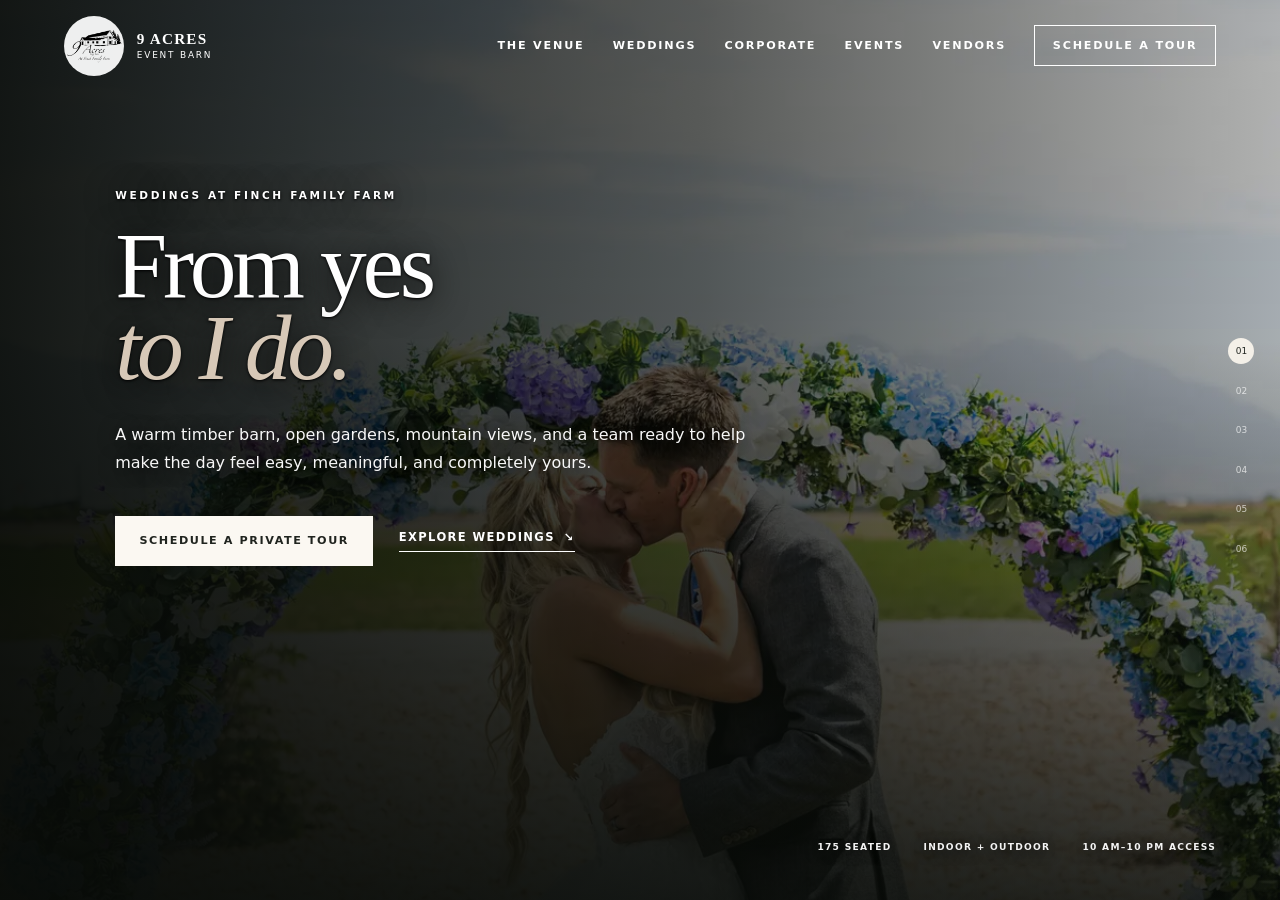
<file: weddings.html>
<!doctype html>
<html lang="en">
  <head>
    <meta charset="utf-8" />
    <meta name="viewport" content="width=device-width, initial-scale=1" />
    <meta name="description" content="Weddings at 9 Acres Event Barn in Provo, Utah—indoor and outdoor ceremony spaces, mountain views, thoughtful amenities, and farm experiences." />
    <meta name="theme-color" content="#263129" />
    <title>Weddings in Provo, Utah | 9 Acres Event Barn</title>
    <link rel="stylesheet" href="styles.css" />
    <link rel="stylesheet" href="weddings.css" />
  </head>
  <body class="weddings-page">
    <a class="skip-link" href="#main">Skip to content</a>
    <header class="site-header is-on-dark" id="siteHeader">
      <a class="brand" href="index.html#welcome" aria-label="9 Acres Event Barn home">
        <span class="brand-mark"><img src="assets/logo.png" alt="" /></span>
        <span class="brand-name">9 Acres <small>Event Barn</small></span>
      </a>
      <button class="menu-button" id="menuButton" type="button" aria-expanded="false" aria-controls="mainNav">
        <span class="sr-only">Open navigation</span><span></span><span></span>
      </button>
      <nav class="main-nav" id="mainNav" aria-label="Main navigation">
        <a href="index.html#venue">The Venue</a>
        <a href="#wedding-welcome" aria-current="page">Weddings</a>
        <a href="corporate.html">Corporate</a>
        <a href="events.html">Events</a>
        <a href="vendors.html">Vendors</a>
        <a class="nav-cta" href="contact.html#wedding-inquiry">Schedule a tour</a>
      </nav>
    </header>

    <aside class="section-rail" aria-label="Page sections">
      <a href="#wedding-welcome" class="is-active" aria-label="Weddings"><span>01</span></a>
      <a href="#ceremonies" aria-label="Ceremony spaces"><span>02</span></a>
      <a href="#included" aria-label="Included amenities"><span>03</span></a>
      <a href="#experiences" aria-label="Wedding experiences"><span>04</span></a>
      <a href="#planning" aria-label="Planning details"><span>05</span></a>
      <a href="#wedding-contact" aria-label="Schedule a tour"><span>06</span></a>
    </aside>

    <main class="snap-shell" id="main">
      <section class="panel wedding-hero dark-panel" id="wedding-welcome" data-tone="dark" aria-labelledby="wedding-title">
        <img class="panel-image wedding-hero-image" src="assets/arch-kiss.webp" alt="A newly married couple kissing beneath a floral arch at 9 Acres" />
        <div class="image-shade wedding-hero-shade"></div>
        <div class="wedding-hero-copy reveal">
          <p class="eyebrow">Weddings at Finch Family Farm</p>
          <h1 id="wedding-title">From yes<br /><em>to I do.</em></h1>
          <p>
            A warm timber barn, open gardens, mountain views, and a team ready
            to help make the day feel easy, meaningful, and completely yours.
          </p>
          <div class="button-row">
            <a class="button button-light" href="contact.html#wedding-inquiry">Schedule a private tour</a>
            <a class="text-link light-link" href="#ceremonies">Explore weddings <span aria-hidden="true">↘</span></a>
          </div>
        </div>
        <div class="wedding-hero-notes"><span>175 seated</span><span>Indoor + outdoor</span><span>10 AM–10 PM access</span></div>
      </section>

      <section class="panel ceremony-panel light-panel" id="ceremonies" data-tone="light" aria-labelledby="ceremony-title">
        <div class="ceremony-copy reveal">
          <p class="eyebrow">Choose your setting</p>
          <h2 id="ceremony-title">One venue.<br /><em>Many moments.</em></h2>
          <p class="lead">
            Hold the ceremony beneath open sky, gather for dinner under timber
            beams, then make room for dancing. If the weather changes, the barn
            is spacious enough to bring the celebration inside.
          </p>
          <dl class="wedding-stats">
            <div><dt>175</dt><dd>Indoor ceremony or seated dinner</dd></div>
            <div><dt>200</dt><dd>Outdoor ceremony seating</dd></div>
            <div><dt>300</dt><dd>Open-house reception</dd></div>
          </dl>
        </div>
        <div class="ceremony-gallery reveal">
          <figure class="ceremony-main"><img src="assets/outdoor-ceremony.webp" alt="Outdoor wedding ceremony seating in front of the barn" /><figcaption>The grounds · Mountain views</figcaption></figure>
          <figure><img src="assets/barn-interior.webp" alt="Reception tables arranged inside the timber barn" /><figcaption>The barn · Dinner + dancing</figcaption></figure>
          <figure><img src="assets/garden-ceremony.webp" alt="Garden ceremony setting at 9 Acres" /><figcaption>Bridge · Arch · Arbor</figcaption></figure>
        </div>
      </section>

      <section class="panel included-panel dark-panel" id="included" data-tone="dark" aria-labelledby="included-title">
        <div class="included-heading reveal">
          <p class="eyebrow">Included with your wedding</p>
          <h2 id="included-title">The essentials.<br /><em>Already handled.</em></h2>
        </div>
        <div class="included-grid reveal">
          <article><span>01</span><h3>Set the room</h3><ul><li>8 farmhouse tables</li><li>15 sixty-inch round tables</li><li>6 bistro tables</li><li>Tables and chairs set up</li><li>Two layouts + room flip</li></ul></article>
          <article><span>02</span><h3>Gather comfortably</h3><ul><li>Bridal suite + private bath</li><li>Groom’s lounge + bath</li><li>Four restrooms</li><li>Fireplace gathering area</li><li>Loft + grand staircase</li></ul></article>
          <article><span>03</span><h3>Host the day</h3><ul><li>Venue host or hostess</li><li>Preparation kitchen</li><li>Large custom bar</li><li>Heating + air conditioning</li><li>Large dance area</li></ul></article>
          <article><span>04</span><h3>Stay connected</h3><ul><li>Premium indoor sound</li><li>Wi-Fi</li><li>Three televisions</li><li>Two wireless microphones</li><li>One hour Mirror X photo booth</li></ul></article>
        </div>
      </section>

      <section class="panel experiences-panel dark-panel" id="experiences" data-tone="dark" aria-labelledby="experiences-title">
        <img class="panel-image" src="assets/carriage-ceremony.webp" alt="A horse-drawn carriage passing an outdoor ceremony at 9 Acres" />
        <div class="image-shade experiences-shade"></div>
        <div class="experiences-copy reveal">
          <p class="eyebrow">Only at 9 Acres</p>
          <h2 id="experiences-title">Make an entrance.<br /><em>Keep the memory.</em></h2>
          <p>
            Add a carriage arrival or sendoff, a bridesmaid presentation, pony
            cart flower girls, guest rides, or a portrait session with the
            animals of Finch Family Farm.
          </p>
          <div class="experience-list">
            <span>Horse + carriage presentation</span><span>Pony cart presentation</span><span>Horse presentation</span><span>Two-hour guest rides</span><span>Carriage portraits</span><span>Farm-animal portraits</span>
          </div>
          <a class="text-link light-link" href="contact.html#wedding-inquiry">Ask about add-ons <span aria-hidden="true">→</span></a>
        </div>
      </section>

      <section class="panel planning-panel light-panel" id="planning" data-tone="light" aria-labelledby="planning-title">
        <div class="planning-heading reveal">
          <div><p class="eyebrow">Planning at a glance</p><h2 id="planning-title">Good to know<br /><em>before you book.</em></h2></div>
          <p>Straight answers to the questions couples ask most. Final policies and pricing are confirmed with the venue team.</p>
        </div>
        <div class="planning-cards reveal">
          <article><span>01</span><h3>Venue access</h3><p>Venue access is 10 AM–10 PM. Grounds-only access is generally noon–10 PM. One extra Friday or Saturday hour may be available for $500.</p></article>
          <article><span>02</span><h3>Reserve a date</h3><p>Hold a date for seven days with a $500 refundable deposit. A $2,500 down payment books the date.</p></article>
          <article><span>03</span><h3>Food</h3><p>Cooked food and sit-down meals require an approved preferred caterer. The kitchen is for preparation, not cooking.</p></article>
          <article><span>04</span><h3>Planning support</h3><p>Two planning meetings are included: one after booking and one about 30 days before the event.</p></article>
          <article><span>05</span><h3>Final payment</h3><p>The remaining balance is due 60 days before the event. Bank transfer, card, and cash are accepted; cards add a 3% fee.</p></article>
          <article><span>06</span><h3>End of the night</h3><p>Guests and vendors have one hour after the event to remove personal items and complete cleanup tasks.</p></article>
        </div>
      </section>

      <section class="panel wedding-contact-panel light-panel" id="wedding-contact" data-tone="light" aria-labelledby="wedding-contact-title">
        <div class="wedding-contact-image reveal"><img src="assets/couple.webp" alt="A newly married couple walking across the farm" /></div>
        <div class="wedding-contact-copy reveal">
          <p class="eyebrow">See the venue in person</p>
          <h2 id="wedding-contact-title">Imagine your day<br /><em>at 9 Acres.</em></h2>
          <p>Tours are available by appointment, giving you time to walk the barn and ceremony sites and talk through your plans with the team.</p>
          <div class="button-row"><a class="button button-dark" href="contact.html#wedding-inquiry">Schedule a private tour</a><a class="text-link" href="vendors.html">Explore vendors <span aria-hidden="true">→</span></a></div>
          <address class="contact-block"><a href="tel:+13854127624">(385) 412-7624</a><a href="mailto:team@9acreseventbarn.com">team@9acreseventbarn.com</a><a href="https://www.google.com/maps/search/?api=1&amp;query=2531+W+280+S+Provo+UT+84601">2531 W 280 S · Provo, UT 84601</a></address>
          <footer class="wedding-mini-footer"><a href="index.html">Home</a><a href="events.html">Events</a><a href="corporate.html">Corporate</a><a href="vendors.html">Vendors</a><a href="contact.html">Contact</a></footer>
        </div>
      </section>
    </main>
    <script src="script.js"></script>
  </body>
</html>
</file>
<file: styles.css>
:root {
  --ivory: #f4f0e8;
  --paper: #fbf8f2;
  --ink: #20241f;
  --forest: #263129;
  --sage: #7c8977;
  --clay: #9d745c;
  --line: rgba(32, 36, 31, 0.18);
  --serif: Georgia, "Times New Roman", serif;
  --sans:
    Inter, ui-sans-serif, system-ui, -apple-system, BlinkMacSystemFont,
    "Segoe UI", sans-serif;
}

* {
  box-sizing: border-box;
}

html {
  scroll-behavior: smooth;
  background: var(--ivory);
}

body {
  margin: 0;
  color: var(--ink);
  background: var(--ivory);
  font-family: var(--sans);
  overflow-x: hidden;
}

img {
  display: block;
  max-width: 100%;
}
a {
  color: inherit;
}

.sr-only {
  position: absolute;
  width: 1px;
  height: 1px;
  padding: 0;
  margin: -1px;
  overflow: hidden;
  clip: rect(0, 0, 0, 0);
  white-space: nowrap;
  border: 0;
}

.skip-link {
  position: fixed;
  left: 1rem;
  top: -5rem;
  z-index: 100;
  padding: 0.8rem 1rem;
  background: var(--paper);
  color: var(--ink);
  text-decoration: none;
  transition: top 180ms ease;
}

.skip-link:focus {
  top: 1rem;
}

.site-header {
  position: fixed;
  inset: 0 0 auto 0;
  z-index: 30;
  height: 92px;
  padding: 0 5vw;
  display: flex;
  align-items: center;
  justify-content: space-between;
  border-bottom: 1px solid transparent;
  transition:
    color 300ms ease,
    background 300ms ease,
    border-color 300ms ease,
    height 300ms ease;
}

.site-header:not(.is-on-dark) {
  color: var(--ink);
  background: color-mix(in srgb, var(--ivory) 88%, transparent);
  border-color: var(--line);
  backdrop-filter: blur(18px);
}

.site-header.is-on-dark {
  color: white;
}

.brand {
  display: inline-flex;
  align-items: center;
  gap: 0.8rem;
  min-width: 0;
  text-decoration: none;
}

.brand-mark {
  width: 60px;
  height: 60px;
  display: grid;
  place-items: center;
  overflow: hidden;
  border-radius: 50%;
  background: rgba(255, 255, 255, 0.93);
  transition:
    width 300ms ease,
    height 300ms ease;
}

.brand-mark img {
  width: 57px;
  height: 57px;
  object-fit: contain;
}

.brand-name {
  display: flex;
  flex-direction: column;
  font: 700 0.95rem/1 var(--serif);
  letter-spacing: 0.08em;
  text-transform: uppercase;
}

.brand-name small {
  margin-top: 0.25rem;
  font: 500 0.56rem/1 var(--sans);
  letter-spacing: 0.2em;
}

.main-nav {
  display: flex;
  align-items: center;
  gap: clamp(1.2rem, 2.2vw, 2.75rem);
}

.main-nav a {
  position: relative;
  font-size: 0.7rem;
  font-weight: 650;
  letter-spacing: 0.16em;
  text-decoration: none;
  text-transform: uppercase;
}

.main-nav a:not(.nav-cta)::after {
  content: "";
  position: absolute;
  left: 0;
  right: 100%;
  bottom: -0.45rem;
  height: 1px;
  background: currentColor;
  transition: right 220ms ease;
}

.main-nav a:hover::after,
.main-nav a:focus-visible::after {
  right: 0;
}

.nav-cta {
  padding: 0.82rem 1.1rem;
  border: 1px solid currentColor;
  transition:
    background 200ms ease,
    color 200ms ease;
}

.nav-cta:hover,
.nav-cta:focus-visible {
  background: currentColor;
  color: var(--forest);
}
.site-header:not(.is-on-dark) .nav-cta:hover,
.site-header:not(.is-on-dark) .nav-cta:focus-visible {
  color: var(--paper);
}

.menu-button {
  display: none;
}

.section-rail {
  position: fixed;
  z-index: 20;
  right: 1.6rem;
  top: 50%;
  transform: translateY(-50%);
  display: grid;
  gap: 0.85rem;
}

.section-rail a {
  width: 26px;
  height: 26px;
  display: grid;
  place-items: center;
  border-radius: 50%;
  color: rgba(255, 255, 255, 0.7);
  font-size: 0.56rem;
  text-decoration: none;
  transition:
    color 200ms ease,
    background 200ms ease,
    transform 200ms ease;
}

.section-rail.is-on-light a {
  color: rgba(32, 36, 31, 0.55);
}
.section-rail a:hover {
  transform: scale(1.08);
}
.section-rail a.is-active {
  color: var(--ink);
  background: var(--ivory);
}
.section-rail.is-on-light a.is-active {
  color: var(--paper);
  background: var(--ink);
}

.snap-shell {
  width: 100%;
}

.panel {
  position: relative;
  min-height: 100svh;
  overflow: hidden;
}

.dark-panel {
  color: white;
  background: var(--forest);
}
.light-panel {
  background: var(--ivory);
  color: var(--ink);
}
.panel-image {
  position: absolute;
  inset: 0;
  width: 100%;
  height: 100%;
  object-fit: cover;
}

.image-shade {
  position: absolute;
  z-index: 1;
  inset: 0;
  background:
    linear-gradient(
      90deg,
      rgba(10, 14, 11, 0.88) 0%,
      rgba(10, 14, 11, 0.58) 48%,
      rgba(10, 14, 11, 0.3) 100%
    ),
    linear-gradient(0deg, rgba(7, 10, 8, 0.72) 0%, transparent 55%);
}

.hero-slideshow {
  position: absolute;
  z-index: 0;
  inset: 0;
  overflow: hidden;
  background: var(--forest);
}

.hero-slide {
  position: absolute;
  inset: -2%;
  width: 104%;
  height: 104%;
  object-fit: cover;
  opacity: 0;
  transform: scale(1.01) translate3d(0, 0, 0);
  transition:
    opacity 1.5s ease,
    transform 8.5s cubic-bezier(0.2, 0.55, 0.2, 1);
  will-change: opacity, transform;
}

.hero-slide-one {
  object-position: center 45%;
  transform-origin: 62% 44%;
}

.hero-slide-two {
  object-position: center 48%;
  transform-origin: 38% 52%;
}

.hero-slide-three {
  object-position: center 48%;
  transform-origin: 68% 42%;
}

.hero-slide-four {
  object-position: center 46%;
  transform-origin: 45% 48%;
}

.hero-slide.is-active {
  z-index: 1;
  opacity: 1;
  transform: scale(1.13) translate3d(-0.5%, -0.35%, 0);
}

@keyframes hero-drift {
  from {
    transform: scale(1.01);
  }
  to {
    transform: scale(1.08);
  }
}

.eyebrow {
  margin: 0 0 1.5rem;
  font-size: 0.66rem;
  font-weight: 700;
  letter-spacing: 0.25em;
  text-transform: uppercase;
}

h1,
h2 {
  margin: 0;
  font-family: var(--serif);
  font-weight: 400;
  letter-spacing: -0.045em;
}

h1 {
  font-size: clamp(3.6rem, 7.3vw, 8rem);
  line-height: 0.88;
}
h2 {
  font-size: clamp(3rem, 5.6vw, 6.4rem);
  line-height: 0.93;
}
h1 em,
h2 em {
  font-weight: 400;
  color: #d7c8b7;
}
.light-panel h2 em,
.spaces-panel h2 em {
  color: var(--clay);
}

.hero-copy {
  position: relative;
  z-index: 2;
  width: min(980px, 86vw);
  padding: clamp(10rem, 21vh, 14rem) 0 5rem;
  margin-left: clamp(1.5rem, 9vw, 10rem);
}

.hero-copy h1,
.story-copy h2,
.corporate-feature-copy h2 {
  text-shadow: 0 3px 34px rgba(0, 0, 0, 0.82), 0 1px 3px rgba(0, 0, 0, 0.95);
}

.hero-copy .eyebrow,
.story-copy .eyebrow,
.corporate-feature-copy .eyebrow {
  color: white;
  text-shadow: 0 2px 14px rgba(0, 0, 0, 0.95);
}

.hero-lede {
  max-width: 620px;
  margin: 2.1rem 0 0;
  color: rgba(255, 255, 255, 0.96);
  font: 500 clamp(1rem, 1.4vw, 1.25rem) / 1.65 var(--sans);
  text-shadow: 0 2px 18px rgba(0, 0, 0, 0.92);
}

.button-row {
  display: flex;
  align-items: center;
  flex-wrap: wrap;
  gap: 1.6rem;
  margin-top: 2.4rem;
}

.button {
  display: inline-flex;
  align-items: center;
  justify-content: center;
  min-height: 50px;
  padding: 0 1.45rem;
  border: 1px solid transparent;
  font-size: 0.7rem;
  font-weight: 750;
  letter-spacing: 0.14em;
  text-decoration: none;
  text-transform: uppercase;
  transition:
    transform 200ms ease,
    background 200ms ease,
    color 200ms ease;
}

.button:hover,
.button:focus-visible {
  transform: translateY(-2px);
}
.button-light {
  color: var(--ink);
  background: var(--paper);
}
.button-light:hover,
.button-light:focus-visible {
  background: white;
}
.button-dark {
  color: white;
  background: var(--forest);
}
.button-dark:hover,
.button-dark:focus-visible {
  background: #151a16;
}

.text-link {
  display: inline-flex;
  align-items: center;
  gap: 0.55rem;
  padding-bottom: 0.45rem;
  border-bottom: 1px solid currentColor;
  font-size: 0.72rem;
  font-weight: 750;
  letter-spacing: 0.12em;
  text-decoration: none;
  text-transform: uppercase;
}

.text-link span {
  transition: transform 200ms ease;
}
.text-link:hover span {
  transform: translate(3px, -3px);
}
.light-link {
  color: white;
}

.hero-notes {
  position: absolute;
  z-index: 2;
  right: 5vw;
  bottom: 3.1rem;
  display: flex;
  gap: 1.6rem;
  color: rgba(255, 255, 255, 0.9);
  font-size: 0.59rem;
  font-weight: 700;
  letter-spacing: 0.16em;
  text-transform: uppercase;
}

.hero-pagination {
  position: absolute;
  z-index: 3;
  right: 5vw;
  bottom: 5.6rem;
  display: flex;
  gap: 0.55rem;
}

.hero-pagination button {
  position: relative;
  width: 34px;
  height: 18px;
  padding: 0;
  border: 0;
  color: white;
  background: transparent;
  cursor: pointer;
}

.hero-pagination button::before {
  content: "";
  position: absolute;
  left: 0;
  right: 0;
  top: 50%;
  height: 1px;
  background: rgba(255, 255, 255, 0.38);
}

.hero-pagination button span {
  position: absolute;
  left: 0;
  top: calc(50% - 1px);
  width: 0;
  height: 2px;
  background: white;
}

.hero-pagination button.is-active span {
  width: 100%;
  transition: width 6.4s linear;
}

.hero-pagination button:hover::before,
.hero-pagination button:focus-visible::before {
  background: rgba(255, 255, 255, 0.85);
}

.hero-notes span + span::before {
  content: "·";
  margin-right: 1.6rem;
}

.scroll-cue {
  position: absolute;
  z-index: 2;
  left: 2rem;
  bottom: 2.7rem;
  display: flex;
  align-items: center;
  gap: 0.7rem;
  color: rgba(255, 255, 255, 0.7);
  font-size: 0.58rem;
  letter-spacing: 0.15em;
  text-decoration: none;
  text-transform: uppercase;
  transform: rotate(-90deg) translateY(100%);
  transform-origin: left bottom;
}

.scroll-cue i {
  width: 42px;
  height: 1px;
  background: currentColor;
}

.venue-panel {
  display: grid;
  grid-template-columns: 54% 46%;
  align-items: stretch;
  padding: 8.5rem 6vw 4rem;
  gap: clamp(3rem, 7vw, 8rem);
}

.venue-photo {
  position: relative;
  min-height: 64vh;
  align-self: center;
}
.venue-photo img {
  width: 100%;
  height: 100%;
  object-fit: cover;
}
.photo-caption {
  margin: 0.8rem 0 0;
  font-size: 0.58rem;
  letter-spacing: 0.16em;
  text-transform: uppercase;
}

.venue-copy {
  align-self: center;
  max-width: 650px;
  padding-right: 2vw;
}

.lead {
  max-width: 580px;
  margin: 2rem 0 0;
  color: #4c514b;
  font: 400 clamp(1rem, 1.25vw, 1.16rem) / 1.75 var(--sans);
}

.stat-row {
  display: grid;
  grid-template-columns: repeat(3, 1fr);
  gap: 1.3rem;
  margin: 3rem 0 2.5rem;
  padding: 1.6rem 0;
  border-top: 1px solid var(--line);
  border-bottom: 1px solid var(--line);
}

.stat-row div {
  min-width: 0;
}
.stat-row dt {
  font: 400 clamp(1.8rem, 2.5vw, 2.6rem) / 1 var(--serif);
}
.stat-row dd {
  margin: 0.5rem 0 0;
  color: #676d66;
  font-size: 0.63rem;
  letter-spacing: 0.09em;
  text-transform: uppercase;
}

.spaces-panel {
  display: grid;
  grid-template-rows: auto 1fr;
  padding: 7.5rem 6vw 3.5rem;
  background: var(--paper);
}

.spaces-heading {
  display: grid;
  grid-template-columns: 1.45fr 0.55fr;
  align-items: end;
  gap: 5vw;
  margin-bottom: 2.5rem;
}

.spaces-heading > p {
  max-width: 500px;
  margin: 0 0 0.6rem;
  color: #5c615a;
  font-size: 0.96rem;
  line-height: 1.7;
}

.space-gallery {
  min-height: 0;
  display: grid;
  grid-template-columns: 1.65fr 1fr 1fr;
  gap: 1rem;
}

.space-card {
  position: relative;
  margin: 0;
  min-height: 0;
  overflow: hidden;
  background: var(--forest);
}
.space-card img {
  width: 100%;
  height: 100%;
  object-fit: cover;
  transition: transform 700ms cubic-bezier(0.2, 0.7, 0.2, 1);
}
.space-card:hover img {
  transform: scale(1.035);
}
.space-card::after {
  content: "";
  position: absolute;
  inset: 45% 0 0;
  background: linear-gradient(transparent, rgba(10, 14, 11, 0.96));
}

.space-card figcaption {
  position: absolute;
  z-index: 2;
  left: 1.4rem;
  right: 1.4rem;
  bottom: 1.2rem;
  display: grid;
  grid-template-columns: auto 1fr;
  column-gap: 0.8rem;
  color: white;
  text-shadow: 0 2px 14px rgba(0, 0, 0, 0.9);
}

.space-card figcaption span {
  grid-row: span 2;
  margin-top: 0.2rem;
  font-size: 0.55rem;
  letter-spacing: 0.1em;
}
.space-card figcaption strong {
  font: 400 clamp(1.35rem, 2vw, 2.15rem) / 1 var(--serif);
}
.space-card figcaption small {
  margin-top: 0.4rem;
  color: rgba(255, 255, 255, 0.7);
  font-size: 0.55rem;
  letter-spacing: 0.12em;
  text-transform: uppercase;
}

.experience-panel {
  display: grid;
  grid-template-columns: 58% 42%;
  gap: clamp(3rem, 7vw, 8rem);
  padding: 8.5rem 7vw 4.5rem;
}

.experience-images {
  position: relative;
  min-height: 70vh;
}
.experience-images figure {
  position: absolute;
  margin: 0;
  overflow: hidden;
  box-shadow: 0 25px 70px rgba(0, 0, 0, 0.28);
}
.experience-images img {
  width: 100%;
  height: 100%;
  object-fit: cover;
}
.portrait-frame {
  inset: 0 28% 5% 0;
}
.landscape-frame {
  width: 55%;
  height: 44%;
  right: 0;
  bottom: 0;
  border: 10px solid var(--forest);
}

.experience-copy {
  align-self: center;
  max-width: 550px;
}
.experience-copy > p:not(.eyebrow) {
  max-width: 500px;
  margin: 2rem 0;
  color: rgba(255, 255, 255, 0.72);
  font-size: 1rem;
  line-height: 1.75;
}

.feature-list {
  list-style: none;
  margin: 2rem 0 2.4rem;
  padding: 0;
  border-top: 1px solid rgba(255, 255, 255, 0.2);
}
.feature-list li {
  padding: 0.9rem 0;
  border-bottom: 1px solid rgba(255, 255, 255, 0.2);
  font-size: 0.67rem;
  letter-spacing: 0.12em;
  text-transform: uppercase;
}

.story-panel {
  color: white;
}
.story-panel .panel-image {
  object-position: center;
}
.story-shade {
  background: linear-gradient(
    90deg,
    rgba(8, 12, 9, 0.94) 0%,
    rgba(8, 12, 9, 0.68) 54%,
    rgba(8, 12, 9, 0.32) 100%
  );
}
.story-copy {
  position: relative;
  z-index: 2;
  width: min(800px, 78vw);
  padding-top: clamp(9rem, 18vh, 13rem);
  margin-left: clamp(1.5rem, 10vw, 11rem);
}
.story-copy p:not(.eyebrow) {
  max-width: 540px;
  margin: 2rem 0;
  color: rgba(255, 255, 255, 0.96);
  font-size: 1rem;
  font-weight: 500;
  line-height: 1.75;
  text-shadow: 0 2px 18px rgba(0, 0, 0, 0.9);
}
.story-mark {
  position: absolute;
  z-index: 2;
  right: 7vw;
  bottom: 3vw;
  margin: 0;
  color: rgba(255, 255, 255, 0.75);
  font: 400 clamp(5rem, 11vw, 12rem) / 0.8 var(--serif);
  letter-spacing: -0.08em;
}
.story-mark span {
  display: block;
  margin: 0.4rem 0 0 0.4rem;
  font: 700 0.58rem/1 var(--sans);
  letter-spacing: 0.24em;
  text-align: right;
  text-transform: uppercase;
}

.corporate-feature-panel {
  color: white;
}

.corporate-feature-panel .panel-image {
  object-position: center 44%;
}

.corporate-feature-shade {
  background:
    linear-gradient(90deg, rgba(7, 11, 8, 0.94) 0%, rgba(7, 11, 8, 0.68) 53%, rgba(7, 11, 8, 0.27) 100%),
    linear-gradient(0deg, rgba(7, 10, 8, 0.76) 0%, transparent 58%);
}

.corporate-feature-copy {
  position: relative;
  z-index: 2;
  width: min(820px, 80vw);
  padding-top: clamp(9rem, 16vh, 12rem);
  margin-left: clamp(1.5rem, 9vw, 10rem);
}

.corporate-feature-copy > p:not(.eyebrow) {
  max-width: 660px;
  margin: 2rem 0 0;
  color: rgba(255, 255, 255, 0.96);
  font-weight: 500;
  line-height: 1.75;
  text-shadow: 0 2px 18px rgba(0, 0, 0, 0.9);
}

.corporate-benefits {
  display: grid;
  grid-template-columns: repeat(3, 1fr);
  max-width: 780px;
  margin-top: 2rem;
  border-top: 1px solid rgba(255, 255, 255, 0.45);
  border-bottom: 1px solid rgba(255, 255, 255, 0.45);
}

.corporate-benefits span {
  padding: 1.05rem 1rem 1.05rem 0;
  color: rgba(255, 255, 255, 0.94);
  font-size: 0.6rem;
  font-weight: 750;
  letter-spacing: 0.1em;
  line-height: 1.5;
  text-transform: uppercase;
}

.corporate-benefits span + span {
  padding-left: 1rem;
  border-left: 1px solid rgba(255, 255, 255, 0.35);
}

.corporate-side-note {
  position: absolute;
  z-index: 2;
  right: 2.5rem;
  bottom: 3rem;
  margin: 0;
  color: rgba(255, 255, 255, 0.92);
  font-size: 0.58rem;
  font-weight: 750;
  letter-spacing: 0.18em;
  text-shadow: 0 2px 12px rgba(0, 0, 0, 0.95);
  text-transform: uppercase;
}

.events-panel {
  min-height: 100svh;
  padding: 8.5rem 6vw 4rem;
  background: var(--paper);
}

.events-heading {
  display: grid;
  grid-template-columns: 1.4fr 0.6fr;
  align-items: end;
  gap: 6vw;
}

.events-heading > p {
  max-width: 560px;
  margin: 0 0 0.65rem;
  color: #5c615a;
  line-height: 1.75;
}

.event-link-grid {
  display: grid;
  grid-template-columns: repeat(4, 1fr);
  margin-top: 2.6rem;
  border-top: 1px solid var(--line);
  border-left: 1px solid var(--line);
}

.event-link-grid a {
  min-height: 128px;
  display: grid;
  align-content: end;
  padding: 1.25rem;
  border-right: 1px solid var(--line);
  border-bottom: 1px solid var(--line);
  text-decoration: none;
  transition: background 200ms ease, color 200ms ease;
}

.event-link-grid a:hover,
.event-link-grid a:focus-visible {
  color: white;
  background: var(--forest);
}

.event-link-grid span {
  margin-bottom: auto;
  font-size: 0.55rem;
  letter-spacing: 0.14em;
}

.event-link-grid strong {
  font: 400 clamp(1.5rem, 2.1vw, 2.3rem) / 1 var(--serif);
}

.event-link-grid small {
  margin-top: 0.45rem;
  font-size: 0.55rem;
  letter-spacing: 0.08em;
  text-transform: uppercase;
}

.planning-grid {
  display: grid;
  grid-template-columns: repeat(3, 1fr);
  gap: 3vw;
  margin-top: 2.4rem;
}

.planning-grid article {
  padding-top: 1.1rem;
  border-top: 2px solid var(--ink);
}

.mini-label {
  margin: 0 0 0.8rem;
  color: var(--clay);
  font-size: 0.58rem;
  font-weight: 750;
  letter-spacing: 0.16em;
  text-transform: uppercase;
}

.planning-grid h3 {
  margin: 0;
  font: 400 clamp(1.35rem, 1.7vw, 1.8rem) / 1.1 var(--serif);
}

.planning-grid article > p:last-child {
  margin: 0.9rem 0 0;
  color: #5c615a;
  font-size: 0.82rem;
  line-height: 1.65;
}

.resource-row {
  display: flex;
  flex-wrap: wrap;
  gap: 0.8rem 1.5rem;
  align-items: center;
  margin-top: 2.2rem;
  padding-top: 1.2rem;
  border-top: 1px solid var(--line);
  font-size: 0.62rem;
  font-weight: 700;
  letter-spacing: 0.1em;
  text-transform: uppercase;
}

.resource-row span {
  margin-right: auto;
  color: #747a72;
}

.resource-row a {
  text-decoration: none;
}

.resource-row a:hover,
.resource-row a:focus-visible {
  text-decoration: underline;
}

.visit-panel {
  display: grid;
  grid-template-columns: 46% 54%;
  align-items: stretch;
}
.visit-image {
  min-height: 100svh;
}
.visit-image img {
  width: 100%;
  height: 100%;
  object-fit: cover;
}
.visit-copy {
  align-self: center;
  padding: 8rem clamp(2rem, 7vw, 8rem) 2rem;
}
.visit-copy > p:not(.eyebrow) {
  max-width: 580px;
  margin: 2rem 0 0;
  color: #595f58;
  font-size: 1rem;
  line-height: 1.7;
}

.contact-block {
  display: grid;
  gap: 0.75rem;
  margin: 3.4rem 0 0;
  padding-top: 1.5rem;
  border-top: 1px solid var(--line);
  font-style: normal;
}

.contact-block a {
  width: fit-content;
  color: #444a43;
  font-size: 0.75rem;
  letter-spacing: 0.08em;
  text-decoration: none;
}
.contact-block a:hover {
  text-decoration: underline;
}

.site-footer {
  display: flex;
  align-items: flex-start;
  gap: 2rem;
  margin-top: 3rem;
  color: #737872;
  font-size: 0.57rem;
  letter-spacing: 0.12em;
  text-transform: uppercase;
}

.footer-note {
  display: grid;
  flex: 0 0 auto;
  gap: 0.5rem;
}

.footer-links {
  display: flex;
  flex-wrap: wrap;
  justify-content: flex-end;
  gap: 0.55rem 1.1rem;
}

.footer-links a {
  text-decoration: none;
}

.footer-links a:hover,
.footer-links a:focus-visible {
  color: var(--ink);
  text-decoration: underline;
}

.reveal {
  opacity: 0;
  transform: translateY(26px);
  transition:
    opacity 800ms ease,
    transform 800ms cubic-bezier(0.22, 0.7, 0.2, 1);
}

.panel.is-visible .reveal {
  opacity: 1;
  transform: none;
}
.panel.is-visible .reveal:nth-child(2) {
  transition-delay: 100ms;
}

@media (min-width: 901px) and (min-height: 650px) {
  .snap-shell {
    height: 100svh;
    overflow-y: auto;
    scroll-snap-type: y proximity;
  }
  .panel {
    height: 100svh;
    scroll-snap-align: start;
    scroll-snap-stop: normal;
  }
  .events-panel {
    height: auto;
  }
}

@media (max-width: 1100px) {
  .site-header {
    padding-inline: 3vw;
  }
  .main-nav {
    gap: 1.25rem;
  }
  .main-nav a {
    font-size: 0.62rem;
  }
  .venue-panel {
    grid-template-columns: 50% 50%;
    gap: 3.5rem;
  }
  .spaces-heading {
    grid-template-columns: 1.25fr 0.75fr;
  }
  .experience-panel {
    grid-template-columns: 53% 47%;
    gap: 3rem;
  }
  .section-rail {
    right: 0.65rem;
  }
}

@media (max-width: 900px) {
  .site-header {
    height: 76px;
    padding: 0 1rem;
  }
  .brand-mark {
    width: 50px;
    height: 50px;
  }
  .brand-mark img {
    width: 48px;
    height: 48px;
  }
  .brand-name {
    font-size: 0.82rem;
  }

  .menu-button {
    position: relative;
    z-index: 2;
    width: 44px;
    height: 44px;
    display: grid;
    place-content: center;
    gap: 7px;
    padding: 0;
    border: 0;
    color: inherit;
    background: transparent;
  }

  .menu-button span:not(.sr-only) {
    width: 25px;
    height: 1px;
    background: currentColor;
    transition: transform 220ms ease;
  }
  .site-header.menu-open {
    color: white;
  }
  .menu-button[aria-expanded="true"] span:nth-child(2) {
    transform: translateY(4px) rotate(45deg);
  }
  .menu-button[aria-expanded="true"] span:nth-child(3) {
    transform: translateY(-4px) rotate(-45deg);
  }

  .main-nav {
    position: fixed;
    inset: 0;
    display: flex;
    flex-direction: column;
    justify-content: center;
    align-items: flex-start;
    gap: 1.6rem;
    padding: 6rem 10vw;
    color: white;
    background: rgba(31, 39, 32, 0.98);
    opacity: 0;
    visibility: hidden;
    transform: translateY(-12px);
    transition:
      opacity 220ms ease,
      visibility 220ms ease,
      transform 220ms ease;
  }

  .main-nav.is-open {
    opacity: 1;
    visibility: visible;
    transform: none;
  }
  .main-nav a {
    font: 400 2.2rem/1 var(--serif);
    letter-spacing: -0.02em;
    text-transform: none;
  }
  .main-nav .nav-cta {
    margin-top: 1rem;
    font: 700 0.7rem/1 var(--sans);
    letter-spacing: 0.14em;
    text-transform: uppercase;
  }
  .section-rail {
    display: none;
  }

  .panel {
    min-height: auto;
  }
  .hero {
    min-height: 100svh;
  }
  .hero-copy {
    width: auto;
    padding: 9rem 1.3rem 8rem;
    margin: 0;
  }
  .hero-lede {
    max-width: 560px;
  }
  .hero-notes {
    left: 1.3rem;
    right: 1.3rem;
    bottom: 1.5rem;
    gap: 0.7rem;
    justify-content: space-between;
  }
  .hero-pagination {
    left: 1.3rem;
    right: auto;
    bottom: 4.2rem;
  }
  .hero-notes span + span::before {
    display: none;
  }
  .scroll-cue {
    display: none;
  }

  .venue-panel {
    grid-template-columns: 1fr;
    padding: 6.5rem 1.25rem 4.5rem;
    gap: 3.5rem;
  }
  .venue-photo {
    min-height: 55svh;
  }
  .venue-copy {
    max-width: none;
    padding: 0 0.5rem;
  }

  .spaces-panel {
    display: block;
    padding: 6.5rem 1.25rem 4.5rem;
  }
  .spaces-heading {
    grid-template-columns: 1fr;
    gap: 1.5rem;
  }
  .space-gallery {
    grid-template-columns: 1fr 1fr;
    grid-template-rows: 56svh 45svh;
  }
  .space-card-large {
    grid-column: 1 / -1;
  }

  .experience-panel {
    grid-template-columns: 1fr;
    padding: 6.5rem 1.25rem 4.5rem;
    gap: 4rem;
  }
  .experience-images {
    min-height: 68svh;
  }
  .experience-copy {
    padding: 0 0.5rem;
  }

  .story-panel {
    min-height: 92svh;
  }
  .corporate-feature-panel {
    min-height: 100svh;
  }
  .corporate-feature-copy {
    width: auto;
    min-height: 100svh;
    display: flex;
    flex-direction: column;
    justify-content: center;
    padding: 8rem 1.4rem 7rem;
    margin: 0;
  }
  .corporate-benefits {
    grid-template-columns: 1fr;
    width: 100%;
  }
  .corporate-benefits span {
    padding: 0.85rem 0;
  }
  .corporate-benefits span + span {
    padding-left: 0;
    border-top: 1px solid rgba(255, 255, 255, 0.28);
    border-left: 0;
  }
  .corporate-side-note {
    display: none;
  }
  .story-copy {
    width: auto;
    padding: 8rem 1.4rem 9rem;
    margin: 0;
  }
  .story-mark {
    right: 1.2rem;
    bottom: 2rem;
    font-size: 6rem;
  }

  .events-panel {
    padding: 6.5rem 1.25rem 4.5rem;
  }
  .events-heading {
    grid-template-columns: 1fr;
    gap: 1.5rem;
  }
  .event-link-grid {
    grid-template-columns: 1fr 1fr;
  }
  .planning-grid {
    grid-template-columns: 1fr;
    gap: 2rem;
  }
  .resource-row {
    align-items: flex-start;
    flex-direction: column;
  }
  .resource-row span {
    margin: 0 0 0.3rem;
  }

  .visit-panel {
    grid-template-columns: 1fr;
  }
  .visit-image {
    min-height: 55svh;
  }
  .visit-copy {
    padding: 5rem 1.4rem 2rem;
  }
}

@media (max-width: 560px) {
  h1 {
    font-size: clamp(3.25rem, 16vw, 5rem);
  }
  h2 {
    font-size: clamp(2.8rem, 13vw, 4.2rem);
  }
  .hero-copy {
    display: flex;
    min-height: 100svh;
    flex-direction: column;
    justify-content: center;
    padding-bottom: 8rem;
  }
  .hero-notes {
    font-size: 0.48rem;
  }
  .hero-pagination button {
    width: 27px;
  }
  .button-row {
    align-items: flex-start;
    flex-direction: column;
    gap: 1.3rem;
  }
  .stat-row {
    grid-template-columns: 1fr;
  }
  .stat-row div {
    display: flex;
    align-items: baseline;
    gap: 1rem;
  }
  .stat-row dd {
    margin: 0;
  }
  .space-gallery {
    display: grid;
    grid-template-columns: 1fr;
    grid-template-rows: repeat(3, 55svh);
  }
  .space-card-large {
    grid-column: auto;
  }
  .portrait-frame {
    inset: 0 15% 10% 0;
  }
  .landscape-frame {
    width: 60%;
    height: 38%;
    border-width: 7px;
  }
  .site-footer {
    flex-direction: column;
  }
  .footer-links {
    justify-content: flex-start;
  }
}

@media (prefers-reduced-motion: reduce) {
  html {
    scroll-behavior: auto;
  }
  *,
  *::before,
  *::after {
    animation-duration: 0.01ms !important;
    animation-iteration-count: 1 !important;
    transition-duration: 0.01ms !important;
  }
  .reveal {
    opacity: 1;
    transform: none;
  }
  .hero-slide {
    transform: scale(1.04) !important;
  }
  .hero-pagination button.is-active span {
    transition: none;
  }
}
</file>
<file: contact.css>
.contact-page{background:var(--paper)}.contact-page .site-header.is-scrolled{color:var(--ink);background:color-mix(in srgb,var(--paper) 92%,transparent);border-color:var(--line);backdrop-filter:blur(18px)}.contact-page .site-header.is-scrolled .nav-cta:hover{color:white}
.contact-hero{position:relative;min-height:92svh;overflow:hidden;color:white}.contact-hero .panel-image{object-position:center 44%;animation:hero-drift 18s ease-in-out infinite alternate}.contact-hero-shade{background:linear-gradient(90deg,rgba(7,11,8,.95),rgba(7,11,8,.65) 58%,rgba(7,11,8,.32)),linear-gradient(0deg,rgba(7,11,8,.82),transparent 62%)}.contact-hero-copy{position:relative;z-index:2;width:min(900px,88vw);padding:clamp(10rem,21vh,14rem) 0 8rem;margin-left:clamp(1.5rem,9vw,10rem)}.contact-hero-copy h1,.contact-hero-copy .eyebrow{text-shadow:0 3px 34px rgba(0,0,0,.94),0 1px 3px #000}.contact-hero-copy>p:not(.eyebrow){max-width:610px;margin:2rem 0 2.2rem;color:rgba(255,255,255,.97);font-weight:500;line-height:1.75;text-shadow:0 2px 18px #000}.contact-hero-details{position:absolute;z-index:2;right:5vw;bottom:3rem;display:grid;gap:.55rem;text-align:right}.contact-hero-details a{color:white;font-size:.58rem;font-weight:750;letter-spacing:.12em;text-decoration:none;text-shadow:0 2px 14px #000;text-transform:uppercase}
.inquiry-section{display:grid;grid-template-columns:.8fr 1.2fr;gap:7vw;padding:8rem 7vw}.inquiry-intro>p:not(.eyebrow){max-width:500px;margin:2rem 0 0;color:#5b615a;line-height:1.75}.contact-facts{display:grid;gap:1.5rem;margin-top:3rem}.contact-facts article{padding-top:1rem;border-top:1px solid var(--line)}.contact-facts article>span{color:var(--clay);font-size:.55rem;letter-spacing:.13em}.contact-facts h3{margin:.8rem 0 .5rem;font:400 1.35rem/1 var(--serif)}.contact-facts p{margin:0;color:#666d65;font-size:.76rem;line-height:1.6}
.inquiry-form{align-self:start;padding:2rem;background:var(--ivory);border:1px solid var(--line)}.event-choice{display:grid;grid-template-columns:repeat(3,1fr);gap:.65rem;margin:0 0 2rem;padding:0;border:0}.event-choice legend{grid-column:1/-1;margin-bottom:.6rem;font-size:.58rem;font-weight:750;letter-spacing:.14em;text-transform:uppercase}.event-choice input{position:absolute;opacity:0;pointer-events:none}.event-choice span{min-height:46px;display:grid;place-items:center;padding:.5rem;border:1px solid var(--line);font-size:.6rem;font-weight:750;letter-spacing:.1em;text-transform:uppercase;cursor:pointer}.event-choice input:checked+span{color:white;background:var(--forest);border-color:var(--forest)}.event-choice input:focus-visible+span{outline:2px solid var(--clay);outline-offset:2px}
.form-grid{display:grid;grid-template-columns:1fr 1fr;gap:1.25rem}.form-grid label{display:grid;gap:.55rem}.form-grid label>span{font-size:.56rem;font-weight:750;letter-spacing:.12em;text-transform:uppercase}.form-grid input,.form-grid select,.form-grid textarea{width:100%;padding:.85rem .9rem;border:1px solid var(--line);border-radius:0;color:var(--ink);background:var(--paper);font:400 .9rem/1.3 var(--sans)}.form-grid input:focus,.form-grid select:focus,.form-grid textarea:focus{outline:2px solid var(--clay);outline-offset:1px}.form-message{grid-column:1/-1}.inquiry-form>.button{margin-top:1.5rem;border:0;cursor:pointer}.form-status{min-height:1.4rem;margin:1rem 0 0;color:#4f5c50;font-size:.74rem;line-height:1.5}
.contact-paths{display:grid;grid-template-columns:repeat(3,1fr);border-top:1px solid var(--line);border-left:1px solid var(--line)}.contact-paths a{min-height:280px;display:flex;flex-direction:column;padding:2rem;border-right:1px solid var(--line);border-bottom:1px solid var(--line);text-decoration:none;transition:color .2s ease,background .2s ease}.contact-paths a:hover{color:white;background:var(--forest)}.contact-paths span{color:var(--clay);font-size:.58rem;font-weight:750;letter-spacing:.14em;text-transform:uppercase}.contact-paths strong{max-width:360px;margin:auto 0 1.5rem;font:400 clamp(1.7rem,2.6vw,2.8rem)/1 var(--serif)}.contact-paths small{font-size:.58rem;font-weight:750;letter-spacing:.1em;text-transform:uppercase}
.contact-footer{display:grid;grid-template-columns:1fr 1fr;gap:3rem;margin:0;padding:3rem 6vw;color:var(--ink);background:var(--ivory);font-size:inherit;letter-spacing:normal;text-transform:none}.contact-footer>div{display:grid;gap:.5rem}.contact-footer strong{font:400 1.4rem/1 var(--serif)}.contact-footer span{color:#6b716a;font-size:.58rem;letter-spacing:.1em;text-transform:uppercase}.contact-footer nav{display:flex;flex-wrap:wrap;justify-content:flex-end;gap:.7rem 1.3rem}.contact-footer nav a{font-size:.58rem;font-weight:750;letter-spacing:.1em;text-decoration:none;text-transform:uppercase}
@media(max-width:1100px){.contact-page .main-nav{gap:1rem}.contact-page .main-nav a{font-size:.57rem}}
@media(max-width:900px){.contact-page .site-header.is-scrolled.menu-open{color:white}.contact-hero{min-height:100svh}.contact-hero-copy{width:auto;min-height:100svh;display:flex;flex-direction:column;justify-content:center;padding:8rem 1.4rem 10rem;margin:0}.contact-hero-details{left:1.4rem;right:1.4rem;bottom:1.5rem;text-align:left}.inquiry-section{grid-template-columns:1fr;padding:6rem 1.25rem}.contact-paths{grid-template-columns:1fr}.contact-paths a{min-height:230px}.contact-footer{grid-template-columns:1fr;padding:3rem 1.4rem}.contact-footer nav{justify-content:flex-start}}
@media(max-width:560px){.inquiry-form{padding:1.25rem}.event-choice{grid-template-columns:1fr}.form-grid{grid-template-columns:1fr}.form-message{grid-column:auto}}
</file>
<file: corporate.css>
.corporate-page {
  background: var(--paper);
}

.corporate-hero {
  color: white;
}

.corporate-hero-image {
  object-position: center 46%;
  animation: hero-drift 18s ease-in-out infinite alternate;
}

.corporate-hero-shade {
  background:
    linear-gradient(90deg, rgba(7, 11, 8, 0.95) 0%, rgba(7, 11, 8, 0.68) 58%, rgba(7, 11, 8, 0.34) 100%),
    linear-gradient(0deg, rgba(7, 11, 8, 0.82), transparent 62%);
}

.corporate-hero-copy {
  position: relative;
  z-index: 2;
  width: min(1020px, 88vw);
  padding: clamp(10rem, 21vh, 14rem) 0 7rem;
  margin-left: clamp(1.5rem, 8vw, 9rem);
}

.corporate-hero-copy h1,
.corporate-hero-copy .eyebrow,
.activities-copy h2,
.activities-copy .eyebrow {
  text-shadow: 0 3px 34px rgba(0, 0, 0, 0.92), 0 1px 3px rgba(0, 0, 0, 0.98);
}

.corporate-hero-copy > p:not(.eyebrow) {
  max-width: 650px;
  margin: 2rem 0 0;
  color: rgba(255, 255, 255, 0.96);
  font-size: clamp(1rem, 1.35vw, 1.22rem);
  font-weight: 500;
  line-height: 1.7;
  text-shadow: 0 2px 20px rgba(0, 0, 0, 0.95);
}

.corporate-hero-notes {
  position: absolute;
  z-index: 2;
  right: 5vw;
  bottom: 3rem;
  display: flex;
  gap: 2rem;
  color: rgba(255, 255, 255, 0.95);
  font-size: 0.57rem;
  font-weight: 750;
  letter-spacing: 0.14em;
  text-shadow: 0 2px 14px rgba(0, 0, 0, 0.95);
  text-transform: uppercase;
}

.corporate-why {
  display: grid;
  grid-template-columns: 50% 50%;
  gap: 6vw;
  padding: 8.5rem 6vw 4rem;
}

.corporate-why-image {
  position: relative;
  min-height: 66vh;
}

.corporate-why-image img {
  width: 100%;
  height: 100%;
  object-fit: cover;
}

.corporate-why-image p {
  position: absolute;
  left: 1rem;
  bottom: 1rem;
  margin: 0;
  padding: 0.65rem 0.8rem;
  color: white;
  background: rgba(12, 17, 13, 0.82);
  font-size: 0.56rem;
  font-weight: 750;
  letter-spacing: 0.13em;
  text-transform: uppercase;
}

.corporate-why-copy {
  align-self: center;
  max-width: 650px;
  padding-right: 2vw;
}

.corporate-facts {
  display: grid;
  grid-template-columns: repeat(3, 1fr);
  gap: 1.2rem;
  margin: 2.6rem 0 2.3rem;
  padding: 1.4rem 0;
  border-top: 1px solid var(--line);
  border-bottom: 1px solid var(--line);
}

.corporate-facts dt {
  font: 400 clamp(2rem, 3vw, 3rem) / 1 var(--serif);
}

.corporate-facts dd {
  margin: 0.45rem 0 0;
  color: #666d65;
  font-size: 0.58rem;
  letter-spacing: 0.1em;
  text-transform: uppercase;
}

.corporate-formats-panel {
  padding: 8rem 6vw 4rem;
  background: var(--ivory);
}

.formats-heading {
  display: grid;
  grid-template-columns: 1.35fr 0.65fr;
  align-items: end;
  gap: 6vw;
}

.formats-heading > p {
  max-width: 520px;
  margin: 0 0 0.7rem;
  color: #5b615a;
  line-height: 1.75;
}

.format-grid {
  display: grid;
  grid-template-columns: repeat(4, 1fr);
  margin-top: 3.2rem;
  border-top: 1px solid var(--line);
  border-left: 1px solid var(--line);
}

.format-grid article {
  min-height: 310px;
  display: flex;
  flex-direction: column;
  padding: 1.5rem;
  border-right: 1px solid var(--line);
  border-bottom: 1px solid var(--line);
  transition: color 200ms ease, background 200ms ease;
}

.format-grid article:hover {
  color: white;
  background: var(--forest);
}

.format-grid span {
  color: var(--clay);
  font-size: 0.56rem;
  letter-spacing: 0.13em;
}

.format-grid h3 {
  margin: auto 0 1rem;
  font: 400 clamp(1.55rem, 2.1vw, 2.3rem) / 1.05 var(--serif);
}

.format-grid p {
  margin: 0;
  color: #60665f;
  font-size: 0.8rem;
  line-height: 1.65;
}

.format-grid article:hover p {
  color: rgba(255, 255, 255, 0.78);
}

.corporate-amenities-panel {
  padding: 8rem 6vw 3rem;
}

.amenities-heading {
  display: grid;
  grid-template-columns: 0.4fr 1.6fr;
  align-items: end;
  gap: 4vw;
}

.amenities-heading .eyebrow {
  margin-bottom: 0.5rem;
}

.amenity-columns {
  display: grid;
  grid-template-columns: repeat(3, 1fr);
  gap: 4vw;
  margin-top: 3rem;
}

.amenity-columns article {
  padding-top: 1.2rem;
  border-top: 1px solid rgba(255, 255, 255, 0.32);
}

.amenity-number {
  margin: 0 0 1.2rem;
  color: #d7c8b7;
  font-size: 0.58rem;
  letter-spacing: 0.14em;
}

.amenity-columns h3 {
  margin: 0 0 1.2rem;
  font: 400 clamp(1.45rem, 2vw, 2rem) / 1 var(--serif);
}

.amenity-columns ul {
  list-style: none;
  margin: 0;
  padding: 0;
}

.amenity-columns li {
  padding: 0.58rem 0;
  border-bottom: 1px solid rgba(255, 255, 255, 0.16);
  color: rgba(255, 255, 255, 0.82);
  font-size: 0.68rem;
  letter-spacing: 0.08em;
  line-height: 1.35;
  text-transform: uppercase;
}

.amenity-footnote {
  margin: 2.5rem 0 0;
  padding-top: 1rem;
  border-top: 1px solid rgba(255, 255, 255, 0.26);
  color: rgba(255, 255, 255, 0.7);
  font-size: 0.64rem;
  letter-spacing: 0.08em;
  line-height: 1.6;
  text-transform: uppercase;
}

.corporate-activities-panel {
  color: white;
}

.corporate-activities-panel .panel-image {
  object-position: center 42%;
}

.activities-shade {
  background:
    linear-gradient(90deg, rgba(7, 11, 8, 0.96) 0%, rgba(7, 11, 8, 0.72) 55%, rgba(7, 11, 8, 0.36) 100%),
    linear-gradient(0deg, rgba(7, 11, 8, 0.8), transparent 62%);
}

.activities-copy {
  position: relative;
  z-index: 2;
  width: min(830px, 82vw);
  padding-top: clamp(9rem, 17vh, 13rem);
  margin-left: clamp(1.5rem, 9vw, 10rem);
}

.activities-copy > p:not(.eyebrow) {
  max-width: 680px;
  margin: 2rem 0;
  color: rgba(255, 255, 255, 0.96);
  font-weight: 500;
  line-height: 1.75;
  text-shadow: 0 2px 18px rgba(0, 0, 0, 0.95);
}

.activity-tags {
  display: flex;
  flex-wrap: wrap;
  gap: 0.55rem;
  margin: 0 0 2.2rem;
}

.activity-tags span {
  padding: 0.55rem 0.75rem;
  border: 1px solid rgba(255, 255, 255, 0.5);
  color: white;
  background: rgba(7, 11, 8, 0.54);
  font-size: 0.56rem;
  font-weight: 750;
  letter-spacing: 0.1em;
  text-transform: uppercase;
}

.corporate-contact-panel {
  display: grid;
  grid-template-columns: 46% 54%;
}

.corporate-contact-image {
  min-height: 100svh;
}

.corporate-contact-image img {
  width: 100%;
  height: 100%;
  object-fit: cover;
}

.corporate-contact-copy {
  align-self: center;
  padding: 8rem clamp(2rem, 7vw, 8rem) 2rem;
}

.corporate-contact-copy > p:not(.eyebrow) {
  max-width: 590px;
  margin: 2rem 0 0;
  color: #565d55;
  line-height: 1.75;
}

.corporate-mini-footer {
  display: flex;
  flex-wrap: wrap;
  gap: 0.7rem 1.3rem;
  margin-top: 2.5rem;
  color: #70766e;
  font-size: 0.56rem;
  letter-spacing: 0.12em;
  text-transform: uppercase;
}

.corporate-mini-footer a {
  text-decoration: none;
}

.corporate-mini-footer a:hover,
.corporate-mini-footer a:focus-visible {
  text-decoration: underline;
}

@media (max-width: 1100px) {
  .corporate-page .main-nav {
    gap: 1rem;
  }
  .corporate-page .main-nav a {
    font-size: 0.57rem;
  }
  .format-grid article {
    min-height: 290px;
  }
}

@media (max-width: 900px) {
  .corporate-hero-copy {
    width: auto;
    min-height: 100svh;
    display: flex;
    flex-direction: column;
    justify-content: center;
    padding: 8rem 1.4rem 9rem;
    margin: 0;
  }
  .corporate-hero-notes {
    left: 1.4rem;
    right: 1.4rem;
    bottom: 1.6rem;
    justify-content: space-between;
    gap: 0.7rem;
  }
  .corporate-why,
  .corporate-contact-panel {
    grid-template-columns: 1fr;
  }
  .corporate-why {
    padding: 6.5rem 1.25rem 4.5rem;
    gap: 3.5rem;
  }
  .corporate-why-image,
  .corporate-contact-image {
    min-height: 55svh;
  }
  .corporate-formats-panel,
  .corporate-amenities-panel {
    padding: 6.5rem 1.25rem 4.5rem;
  }
  .formats-heading,
  .amenities-heading {
    grid-template-columns: 1fr;
    gap: 1.5rem;
  }
  .format-grid {
    grid-template-columns: 1fr 1fr;
  }
  .amenity-columns {
    grid-template-columns: 1fr;
    gap: 2rem;
  }
  .activities-copy {
    width: auto;
    min-height: 100svh;
    display: flex;
    flex-direction: column;
    justify-content: center;
    padding: 8rem 1.4rem 6rem;
    margin: 0;
  }
  .corporate-contact-copy {
    padding: 5rem 1.4rem 2rem;
  }
}

@media (max-width: 560px) {
  .corporate-hero-notes {
    font-size: 0.45rem;
  }
  .corporate-facts {
    grid-template-columns: 1fr;
  }
  .corporate-facts div {
    display: flex;
    align-items: baseline;
    gap: 1rem;
  }
  .corporate-facts dd {
    margin: 0;
  }
  .format-grid {
    grid-template-columns: 1fr;
  }
  .format-grid article {
    min-height: 240px;
  }
}
</file>
<file: events.css>
.events-page{background:var(--paper)}
.events-hero,.retreats-panel{color:white}.events-hero .panel-image{object-position:center 52%;animation:hero-drift 18s ease-in-out infinite alternate}.events-hero-shade{background:linear-gradient(90deg,rgba(7,11,8,.95),rgba(7,11,8,.67) 58%,rgba(7,11,8,.32)),linear-gradient(0deg,rgba(7,11,8,.82),transparent 62%)}
.events-hero-copy{position:relative;z-index:2;width:min(980px,88vw);padding:clamp(10rem,21vh,14rem) 0 7rem;margin-left:clamp(1.5rem,9vw,10rem)}.events-hero-copy h1,.events-hero-copy .eyebrow,.retreats-copy h2,.retreats-copy .eyebrow{text-shadow:0 3px 34px rgba(0,0,0,.94),0 1px 3px #000}.events-hero-copy>p:not(.eyebrow),.retreats-copy>p:not(.eyebrow){max-width:650px;margin:2rem 0 0;color:rgba(255,255,255,.97);font-weight:500;line-height:1.75;text-shadow:0 2px 18px rgba(0,0,0,.95)}
.events-hero-notes{position:absolute;z-index:2;right:5vw;bottom:3rem;display:flex;gap:2rem;color:rgba(255,255,255,.95);font-size:.57rem;font-weight:750;letter-spacing:.14em;text-shadow:0 2px 14px #000;text-transform:uppercase}
.event-types-panel{padding:8rem 6vw 4rem;background:var(--ivory)}.event-types-heading{display:grid;grid-template-columns:1.35fr .65fr;align-items:end;gap:6vw}.event-types-heading>p{max-width:520px;margin:0 0 .6rem;color:#5b615a;line-height:1.75}.event-type-grid{display:grid;grid-template-columns:repeat(4,1fr);margin-top:3rem;border-top:1px solid var(--line);border-left:1px solid var(--line)}.event-type-grid article{min-height:310px;display:flex;flex-direction:column;padding:1.4rem;border-right:1px solid var(--line);border-bottom:1px solid var(--line);transition:color .2s ease,background .2s ease}.event-type-grid article:hover{color:white;background:var(--forest)}.event-type-grid span{color:var(--clay);font-size:.55rem;letter-spacing:.12em}.event-type-grid h3{margin:auto 0 1rem;font:400 clamp(1.5rem,2vw,2.2rem)/1 var(--serif)}.event-type-grid p{margin:0;color:#5d635c;font-size:.78rem;line-height:1.65}.event-type-grid article:hover p{color:rgba(255,255,255,.78)}
.retreats-panel .panel-image{object-position:center}.retreats-shade{background:linear-gradient(90deg,rgba(7,11,8,.96),rgba(7,11,8,.72) 55%,rgba(7,11,8,.32)),linear-gradient(0deg,rgba(7,11,8,.8),transparent 60%)}.retreats-copy{position:relative;z-index:2;width:min(840px,82vw);padding-top:clamp(9rem,17vh,13rem);margin-left:clamp(1.5rem,9vw,10rem)}.retreat-points{display:grid;grid-template-columns:1fr 1fr;max-width:700px;margin:2rem 0;border-top:1px solid rgba(255,255,255,.45);border-left:1px solid rgba(255,255,255,.45)}.retreat-points span{padding:.9rem;border-right:1px solid rgba(255,255,255,.45);border-bottom:1px solid rgba(255,255,255,.45);background:rgba(7,11,8,.44);color:white;font-size:.58rem;font-weight:750;letter-spacing:.1em;text-transform:uppercase}
.event-included-panel{height:auto!important;padding:8rem 6vw 5rem;background:var(--paper)}.event-included-heading{display:grid;grid-template-columns:.45fr 1.55fr;align-items:end;gap:4vw}.event-included-heading .eyebrow{margin-bottom:.5rem}.event-included-grid{display:grid;grid-template-columns:repeat(3,1fr);gap:3vw;margin-top:3rem}.event-included-grid article{padding-top:1.1rem;border-top:2px solid var(--ink)}.event-included-grid h3{margin:0;font:400 clamp(1.5rem,2vw,2.1rem)/1 var(--serif)}.event-included-grid p{margin:1rem 0 0;color:#5b615a;font-size:.82rem;line-height:1.7}.event-capacity{display:flex;justify-content:space-between;gap:2rem;margin-top:3rem;padding:1.5rem 0;border-top:1px solid var(--line);border-bottom:1px solid var(--line)}.event-capacity span{display:flex;align-items:baseline;gap:.7rem;color:#676d66;font-size:.58rem;font-weight:750;letter-spacing:.1em;text-transform:uppercase}.event-capacity strong{color:var(--ink);font:400 2.3rem/1 var(--serif);letter-spacing:-.04em}
.events-contact-panel{display:grid;grid-template-columns:46% 54%}.events-contact-image{min-height:100svh}.events-contact-image img{width:100%;height:100%;object-fit:cover}.events-contact-copy{align-self:center;padding:8rem clamp(2rem,7vw,8rem) 2rem}.events-contact-copy>p:not(.eyebrow){max-width:580px;margin:2rem 0 0;color:#565d55;line-height:1.75}.events-mini-footer{display:flex;flex-wrap:wrap;gap:.7rem 1.3rem;margin-top:2.5rem;color:#70766e;font-size:.56rem;letter-spacing:.12em;text-transform:uppercase}.events-mini-footer a{text-decoration:none}
@media(max-width:1100px){.events-page .main-nav{gap:1rem}.events-page .main-nav a{font-size:.57rem}}
@media(max-width:900px){.events-hero-copy{width:auto;min-height:100svh;display:flex;flex-direction:column;justify-content:center;padding:8rem 1.4rem 9rem;margin:0}.events-hero-notes{left:1.4rem;right:1.4rem;bottom:1.5rem;justify-content:space-between;gap:.5rem}.event-types-panel,.event-included-panel{padding:6.5rem 1.25rem 4.5rem}.event-types-heading,.event-included-heading{grid-template-columns:1fr;gap:1.5rem}.event-type-grid{grid-template-columns:1fr 1fr}.retreats-copy{width:auto;min-height:100svh;display:flex;flex-direction:column;justify-content:center;padding:8rem 1.4rem 6rem;margin:0}.event-included-grid{grid-template-columns:1fr;gap:2rem}.event-capacity{align-items:flex-start;flex-direction:column}.events-contact-panel{grid-template-columns:1fr}.events-contact-image{min-height:55svh}.events-contact-copy{padding:5rem 1.4rem 2rem}}
@media(max-width:560px){.events-hero-notes{font-size:.44rem}.event-type-grid,.retreat-points{grid-template-columns:1fr}.event-type-grid article{min-height:240px}}
</file>
<file: vendors.css>
.vendors-page {
  background: var(--paper);
}

.vendors-page .site-header.is-scrolled {
  color: var(--ink);
  background: color-mix(in srgb, var(--paper) 92%, transparent);
  border-color: var(--line);
  backdrop-filter: blur(18px);
}

.vendors-page .site-header.is-scrolled .nav-cta:hover,
.vendors-page .site-header.is-scrolled .nav-cta:focus-visible {
  color: white;
}

.vendors-hero {
  position: relative;
  min-height: 92svh;
  overflow: hidden;
}

.vendors-hero .panel-image {
  object-position: center 38%;
}

.vendors-shade {
  background:
    linear-gradient(90deg, rgba(8, 13, 9, 0.94), rgba(8, 13, 9, 0.54) 65%, rgba(8, 13, 9, 0.28)),
    linear-gradient(0deg, rgba(8, 13, 9, 0.82), transparent 58%);
}

.vendors-hero-copy {
  position: relative;
  z-index: 2;
  width: min(950px, 88vw);
  padding: clamp(10rem, 23vh, 15rem) 0 8rem;
  margin-left: clamp(1.5rem, 9vw, 10rem);
}

.vendors-hero-copy > p:not(.eyebrow) {
  max-width: 610px;
  margin: 2rem 0 2.2rem;
  color: rgba(255, 255, 255, 0.96);
  font-weight: 500;
  font-size: clamp(1rem, 1.35vw, 1.2rem);
  line-height: 1.7;
}

.vendors-hero-copy h1,
.vendors-hero-copy .eyebrow {
  text-shadow: 0 3px 32px rgba(0, 0, 0, 0.9), 0 1px 3px rgba(0, 0, 0, 0.95);
}

.vendor-stats {
  position: absolute;
  z-index: 2;
  right: 5vw;
  bottom: 3rem;
  display: flex;
  gap: 2.5rem;
  color: rgba(255, 255, 255, 0.92);
  font-size: 0.58rem;
  letter-spacing: 0.12em;
  text-transform: uppercase;
}

.vendor-stats span {
  display: grid;
  gap: 0.35rem;
}

.vendor-stats strong {
  color: white;
  font: 400 2rem/1 var(--serif);
  letter-spacing: -0.04em;
}

.vendor-directory {
  padding: 8rem 6vw 7rem;
}

.directory-intro {
  display: grid;
  grid-template-columns: 1.25fr 0.75fr;
  align-items: end;
  gap: 7vw;
}

.directory-note {
  padding-bottom: 0.7rem;
}

.directory-note p {
  margin: 0 0 1.5rem;
  color: #5c615a;
  line-height: 1.75;
}

.vendor-tools {
  display: flex;
  align-items: center;
  gap: 2rem;
  margin-top: 4rem;
  padding: 1.1rem 0;
  border-top: 1px solid var(--line);
  border-bottom: 1px solid var(--line);
}

.vendor-search {
  position: relative;
  flex: 1;
}

.vendor-search::before {
  content: "⌕";
  position: absolute;
  left: 0.2rem;
  top: 50%;
  color: var(--clay);
  font: 400 1.5rem/1 var(--serif);
  transform: translateY(-56%);
}

.vendor-search input {
  width: 100%;
  padding: 0.8rem 1rem 0.8rem 2.2rem;
  border: 0;
  outline: 0;
  color: var(--ink);
  background: transparent;
  font: 400 1rem/1.2 var(--sans);
}

.vendor-search input:focus-visible {
  box-shadow: inset 0 -2px var(--ink);
}

.vendor-tools p {
  flex: 0 0 auto;
  margin: 0;
  color: #737872;
  font-size: 0.6rem;
  font-weight: 700;
  letter-spacing: 0.12em;
  text-transform: uppercase;
}

.filter-row {
  display: flex;
  flex-wrap: wrap;
  gap: 0.6rem;
  margin: 1.5rem 0 2.5rem;
}

.filter-chip {
  min-height: 38px;
  padding: 0.25rem 0.9rem;
  border: 1px solid var(--line);
  border-radius: 999px;
  color: var(--ink);
  background: transparent;
  font: 700 0.58rem/1 var(--sans);
  letter-spacing: 0.09em;
  text-transform: uppercase;
  cursor: pointer;
  transition: color 160ms ease, background 160ms ease, border-color 160ms ease;
}

.filter-chip:hover,
.filter-chip:focus-visible,
.filter-chip.is-active {
  color: white;
  border-color: var(--forest);
  background: var(--forest);
}

.vendor-grid {
  display: grid;
  grid-template-columns: repeat(3, 1fr);
  border-top: 1px solid var(--line);
  border-left: 1px solid var(--line);
}

.vendor-card {
  min-height: 230px;
  display: flex;
  flex-direction: column;
  padding: 1.6rem;
  border-right: 1px solid var(--line);
  border-bottom: 1px solid var(--line);
  background: var(--paper);
  transition: color 220ms ease, background 220ms ease;
}

.vendor-card[hidden] {
  display: none;
}

.vendor-card:hover {
  color: white;
  background: var(--forest);
}

.vendor-card > p {
  margin: 0;
  color: var(--clay);
  font-size: 0.58rem;
  font-weight: 750;
  letter-spacing: 0.15em;
  text-transform: uppercase;
}

.vendor-card:hover > p {
  color: #d7c8b7;
}

.vendor-card h3 {
  margin: auto 0 1.8rem;
  font: 400 clamp(1.65rem, 2.1vw, 2.4rem) / 1.05 var(--serif);
  letter-spacing: -0.035em;
}

.vendor-card a {
  width: fit-content;
  padding-bottom: 0.35rem;
  border-bottom: 1px solid currentColor;
  font-size: 0.6rem;
  font-weight: 750;
  letter-spacing: 0.12em;
  text-decoration: none;
  text-transform: uppercase;
}

.vendor-card a span {
  display: inline-block;
  margin-left: 0.35rem;
  transition: transform 180ms ease;
}

.vendor-card a:hover span {
  transform: translate(3px, -3px);
}

.no-results {
  padding: 5rem 1rem;
  text-align: center;
}

.no-results p {
  font: 400 2rem/1.1 var(--serif);
}

.no-results button {
  padding: 0.7rem 1rem;
  border: 1px solid var(--ink);
  background: transparent;
  cursor: pointer;
}

.vendor-cta {
  display: grid;
  grid-template-columns: 1.25fr 0.75fr;
  align-items: end;
  gap: 8vw;
  padding: 7rem 8vw;
}

.vendor-cta > div:last-child {
  padding-bottom: 0.7rem;
}

.vendor-cta > div:last-child p {
  max-width: 520px;
  margin: 0 0 2rem;
  color: rgba(255, 255, 255, 0.72);
  line-height: 1.75;
}

.vendor-footer {
  position: relative;
  display: grid;
  grid-template-columns: 1fr 1fr;
  gap: 5vw;
  margin: 0;
  padding: 4.5rem 6vw 2rem;
  color: var(--ink);
  background: var(--ivory);
  font-size: inherit;
  letter-spacing: normal;
  text-transform: none;
}

.footer-brand {
  width: fit-content;
}

.vendor-footer address {
  display: grid;
  gap: 0.65rem;
  margin-top: 1.6rem;
  font-style: normal;
}

.vendor-footer address a {
  width: fit-content;
  color: #555b54;
  font-size: 0.68rem;
  letter-spacing: 0.09em;
  text-decoration: none;
  text-transform: uppercase;
}

.footer-directory {
  display: grid;
  grid-template-columns: repeat(3, 1fr);
  align-content: start;
  gap: 0.9rem 1.5rem;
  padding-top: 0.6rem;
}

.footer-directory a {
  font-size: 0.62rem;
  font-weight: 700;
  letter-spacing: 0.1em;
  text-decoration: none;
  text-transform: uppercase;
}

.footer-directory a:hover,
.footer-directory a:focus-visible {
  text-decoration: underline;
}

.footer-copyright {
  grid-column: 1 / -1;
  margin: 2rem 0 0;
  padding-top: 1rem;
  border-top: 1px solid var(--line);
  color: #777c75;
  font-size: 0.55rem;
  letter-spacing: 0.12em;
  text-transform: uppercase;
}

@media (max-width: 1100px) {
  .vendors-page .main-nav {
    gap: 1rem;
  }
  .vendors-page .main-nav a {
    font-size: 0.57rem;
  }
}

@media (max-width: 900px) {
  .vendors-page .site-header.is-scrolled.menu-open {
    color: white;
  }
  .vendors-hero {
    min-height: 100svh;
  }
  .vendors-hero-copy {
    width: auto;
    min-height: 100svh;
    display: flex;
    flex-direction: column;
    justify-content: center;
    padding: 8rem 1.3rem 10rem;
    margin: 0;
  }
  .vendor-stats {
    left: 1.3rem;
    right: 1.3rem;
    bottom: 1.7rem;
    justify-content: space-between;
    gap: 1rem;
  }
  .vendor-directory {
    padding: 6rem 1.25rem 5rem;
  }
  .directory-intro,
  .vendor-cta {
    grid-template-columns: 1fr;
    gap: 2rem;
  }
  .vendor-grid {
    grid-template-columns: 1fr 1fr;
  }
  .vendor-cta {
    padding: 5rem 1.4rem;
  }
  .vendor-footer {
    grid-template-columns: 1fr;
    padding: 4rem 1.4rem 2rem;
  }
  .footer-copyright {
    grid-column: auto;
  }
}

@media (max-width: 560px) {
  .vendor-stats {
    font-size: 0.47rem;
  }
  .vendor-stats strong {
    font-size: 1.5rem;
  }
  .vendor-tools {
    align-items: stretch;
    flex-direction: column;
    gap: 0.8rem;
  }
  .vendor-grid {
    grid-template-columns: 1fr;
  }
  .vendor-card {
    min-height: 200px;
  }
  .footer-directory {
    grid-template-columns: 1fr 1fr;
  }
}
</file>
<file: weddings.css>
.weddings-page { background: var(--paper); }
.wedding-hero { color: white; }
.wedding-hero-image { object-position: center 38%; animation: hero-drift 18s ease-in-out infinite alternate; }
.wedding-hero-shade { background: linear-gradient(90deg, rgba(8,11,8,.95), rgba(8,11,8,.67) 55%, rgba(8,11,8,.3)), linear-gradient(0deg, rgba(8,11,8,.82), transparent 62%); }
.wedding-hero-copy { position: relative; z-index: 2; width: min(950px,88vw); padding: clamp(10rem,21vh,14rem) 0 7rem; margin-left: clamp(1.5rem,9vw,10rem); }
.wedding-hero-copy h1,.wedding-hero-copy .eyebrow,.experiences-copy h2,.experiences-copy .eyebrow { text-shadow: 0 3px 34px rgba(0,0,0,.94),0 1px 3px #000; }
.wedding-hero-copy>p:not(.eyebrow),.experiences-copy>p:not(.eyebrow) { max-width: 650px; margin: 2rem 0 0; color: rgba(255,255,255,.97); font-weight: 500; line-height: 1.75; text-shadow: 0 2px 18px rgba(0,0,0,.95); }
.wedding-hero-notes { position:absolute; z-index:2; right:5vw; bottom:3rem; display:flex; gap:2rem; color:rgba(255,255,255,.95); font-size:.57rem; font-weight:750; letter-spacing:.14em; text-shadow:0 2px 14px #000; text-transform:uppercase; }
.ceremony-panel { display:grid; grid-template-columns:.8fr 1.2fr; align-items:center; gap:6vw; padding:8.5rem 6vw 4rem; }
.ceremony-copy { max-width:650px; }
.wedding-stats { display:grid; grid-template-columns:repeat(3,1fr); gap:1rem; margin:2.5rem 0 0; padding:1.4rem 0; border-top:1px solid var(--line); border-bottom:1px solid var(--line); }
.wedding-stats dt { font:400 clamp(1.8rem,2.7vw,2.8rem)/1 var(--serif); }
.wedding-stats dd { margin:.5rem 0 0; color:#676d66; font-size:.56rem; letter-spacing:.09em; line-height:1.4; text-transform:uppercase; }
.ceremony-gallery { min-height:70vh; display:grid; grid-template-columns:1fr 1fr; grid-template-rows:1fr 1fr; gap:.8rem; }
.ceremony-gallery figure { position:relative; margin:0; overflow:hidden; background:var(--forest); }
.ceremony-main { grid-row:1/-1; }
.ceremony-gallery img { width:100%; height:100%; object-fit:cover; }
.ceremony-gallery figcaption { position:absolute; left:.8rem; bottom:.8rem; padding:.55rem .7rem; color:white; background:rgba(10,14,11,.84); font-size:.54rem; font-weight:750; letter-spacing:.1em; text-transform:uppercase; }
.included-panel { padding:8rem 6vw 4rem; }
.included-heading { display:grid; grid-template-columns:.4fr 1.6fr; align-items:end; gap:4vw; }
.included-heading .eyebrow { margin-bottom:.55rem; }
.included-grid { display:grid; grid-template-columns:repeat(4,1fr); margin-top:3rem; border-top:1px solid rgba(255,255,255,.28); border-left:1px solid rgba(255,255,255,.28); }
.included-grid article { min-height:350px; display:flex; flex-direction:column; padding:1.4rem; border-right:1px solid rgba(255,255,255,.28); border-bottom:1px solid rgba(255,255,255,.28); }
.included-grid article>span { color:#d7c8b7; font-size:.56rem; letter-spacing:.13em; }
.included-grid h3 { margin:auto 0 1.3rem; font:400 clamp(1.45rem,2vw,2rem)/1 var(--serif); }
.included-grid ul { list-style:none; margin:0; padding:0; }
.included-grid li { padding:.48rem 0; border-top:1px solid rgba(255,255,255,.14); color:rgba(255,255,255,.8); font-size:.61rem; letter-spacing:.08em; line-height:1.35; text-transform:uppercase; }
.experiences-panel { color:white; }
.experiences-panel .panel-image { object-position:center 48%; }
.experiences-shade { background:linear-gradient(90deg,rgba(7,11,8,.96),rgba(7,11,8,.72) 55%,rgba(7,11,8,.32)),linear-gradient(0deg,rgba(7,11,8,.78),transparent 60%); }
.experiences-copy { position:relative; z-index:2; width:min(820px,82vw); padding-top:clamp(9rem,17vh,13rem); margin-left:clamp(1.5rem,9vw,10rem); }
.experience-list { display:flex; flex-wrap:wrap; gap:.55rem; margin:2rem 0; }
.experience-list span { padding:.55rem .75rem; border:1px solid rgba(255,255,255,.55); background:rgba(7,11,8,.56); color:white; font-size:.55rem; font-weight:750; letter-spacing:.1em; text-transform:uppercase; }
.planning-panel { height:auto!important; padding:8rem 6vw 5rem; background:var(--paper); }
.planning-heading { display:grid; grid-template-columns:1.35fr .65fr; align-items:end; gap:6vw; }
.planning-heading>p { max-width:500px; margin:0 0 .6rem; color:#5b615a; line-height:1.7; }
.planning-cards { display:grid; grid-template-columns:repeat(3,1fr); margin-top:3rem; border-top:1px solid var(--line); border-left:1px solid var(--line); }
.planning-cards article { min-height:220px; display:flex; flex-direction:column; padding:1.35rem; border-right:1px solid var(--line); border-bottom:1px solid var(--line); }
.planning-cards span { color:var(--clay); font-size:.55rem; letter-spacing:.12em; }
.planning-cards h3 { margin:auto 0 .8rem; font:400 1.5rem/1 var(--serif); }
.planning-cards p { margin:0; color:#5e645d; font-size:.76rem; line-height:1.6; }
.wedding-contact-panel { display:grid; grid-template-columns:46% 54%; }
.wedding-contact-image { min-height:100svh; }
.wedding-contact-image img { width:100%; height:100%; object-fit:cover; }
.wedding-contact-copy { align-self:center; padding:8rem clamp(2rem,7vw,8rem) 2rem; }
.wedding-contact-copy>p:not(.eyebrow) { max-width:580px; margin:2rem 0 0; color:#565d55; line-height:1.75; }
.wedding-mini-footer { display:flex; flex-wrap:wrap; gap:.7rem 1.3rem; margin-top:2.5rem; color:#70766e; font-size:.56rem; letter-spacing:.12em; text-transform:uppercase; }
.wedding-mini-footer a { text-decoration:none; }
@media(max-width:1100px){.weddings-page .main-nav{gap:1rem}.weddings-page .main-nav a{font-size:.57rem}.included-grid article{min-height:330px}}
@media(max-width:900px){.wedding-hero-copy{width:auto;min-height:100svh;display:flex;flex-direction:column;justify-content:center;padding:8rem 1.4rem 9rem;margin:0}.wedding-hero-notes{left:1.4rem;right:1.4rem;bottom:1.5rem;justify-content:space-between;gap:.5rem}.ceremony-panel,.wedding-contact-panel{grid-template-columns:1fr}.ceremony-panel,.included-panel,.planning-panel{padding:6.5rem 1.25rem 4.5rem}.ceremony-gallery{min-height:70svh}.included-heading,.planning-heading{grid-template-columns:1fr;gap:1.5rem}.included-grid{grid-template-columns:1fr 1fr}.planning-cards{grid-template-columns:1fr 1fr}.experiences-copy{width:auto;min-height:100svh;display:flex;flex-direction:column;justify-content:center;padding:8rem 1.4rem 6rem;margin:0}.wedding-contact-image{min-height:55svh}.wedding-contact-copy{padding:5rem 1.4rem 2rem}}
@media(max-width:560px){.wedding-hero-notes{font-size:.44rem}.wedding-stats{grid-template-columns:1fr}.wedding-stats div{display:flex;align-items:baseline;gap:1rem}.wedding-stats dd{margin:0}.ceremony-gallery{display:grid;grid-template-columns:1fr;grid-template-rows:repeat(3,50svh)}.ceremony-main{grid-row:auto}.included-grid,.planning-cards{grid-template-columns:1fr}.included-grid article{min-height:290px}}
</file>
